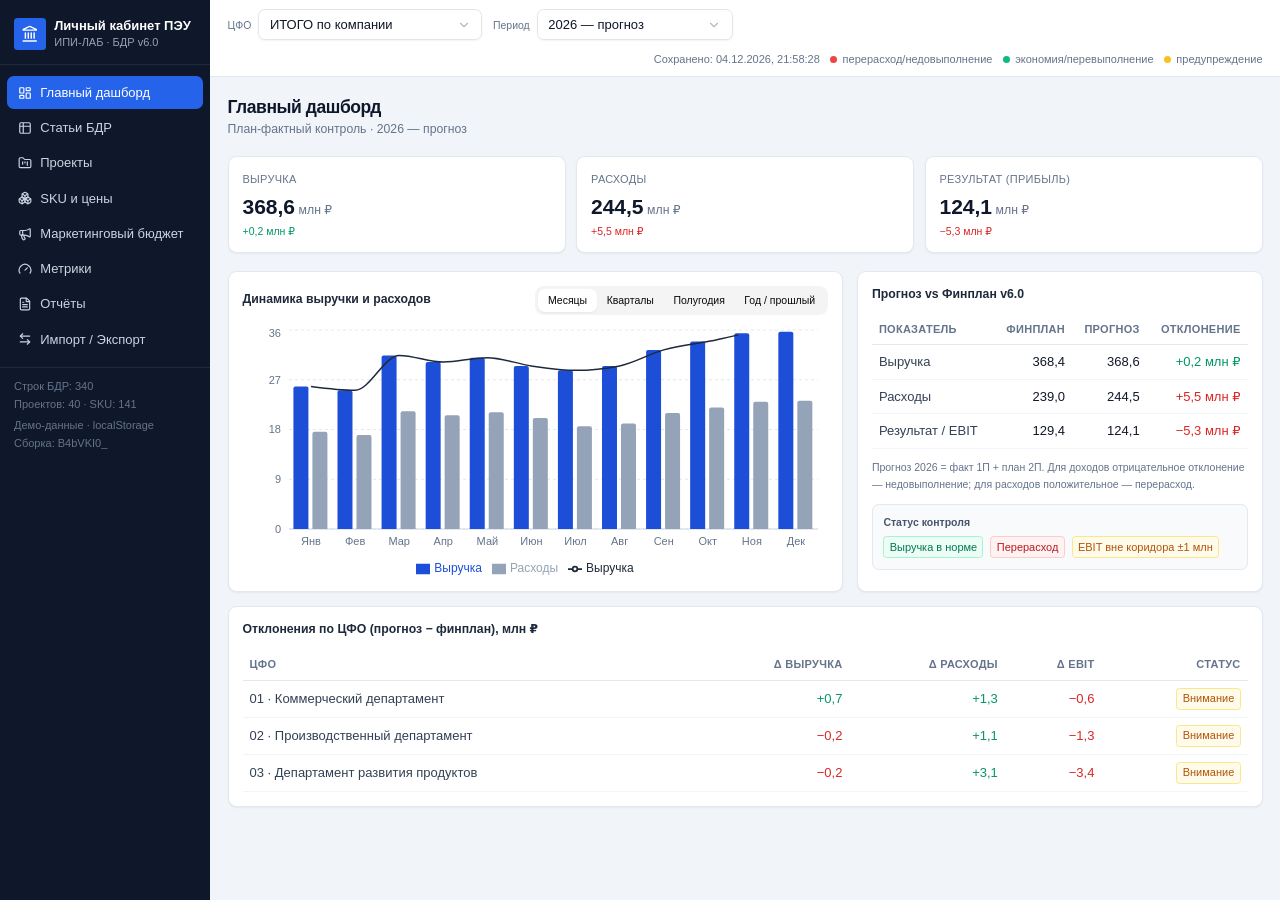
<file: index.html>
<!doctype html>
<html lang="en">
  <head>
    <meta charset="UTF-8" />
    <meta name="viewport" content="width=device-width, initial-scale=1.0" />
    <title>Личный кабинет ПЭУ</title>
    <script type="module" crossorigin src="./assets/index-B4bVKI0_.js"></script>
    <link rel="stylesheet" crossorigin href="./assets/index-BqsnB4qE.css">
  </head>
  <body>
    <div id="root"></div>
  </body>
</html>
</file>
<file: assets/index-BqsnB4qE.css>
*,:before,:after{--tw-border-spacing-x: 0;--tw-border-spacing-y: 0;--tw-translate-x: 0;--tw-translate-y: 0;--tw-rotate: 0;--tw-skew-x: 0;--tw-skew-y: 0;--tw-scale-x: 1;--tw-scale-y: 1;--tw-pan-x: ;--tw-pan-y: ;--tw-pinch-zoom: ;--tw-scroll-snap-strictness: proximity;--tw-gradient-from-position: ;--tw-gradient-via-position: ;--tw-gradient-to-position: ;--tw-ordinal: ;--tw-slashed-zero: ;--tw-numeric-figure: ;--tw-numeric-spacing: ;--tw-numeric-fraction: ;--tw-ring-inset: ;--tw-ring-offset-width: 0px;--tw-ring-offset-color: #fff;--tw-ring-color: rgb(59 130 246 / .5);--tw-ring-offset-shadow: 0 0 #0000;--tw-ring-shadow: 0 0 #0000;--tw-shadow: 0 0 #0000;--tw-shadow-colored: 0 0 #0000;--tw-blur: ;--tw-brightness: ;--tw-contrast: ;--tw-grayscale: ;--tw-hue-rotate: ;--tw-invert: ;--tw-saturate: ;--tw-sepia: ;--tw-drop-shadow: ;--tw-backdrop-blur: ;--tw-backdrop-brightness: ;--tw-backdrop-contrast: ;--tw-backdrop-grayscale: ;--tw-backdrop-hue-rotate: ;--tw-backdrop-invert: ;--tw-backdrop-opacity: ;--tw-backdrop-saturate: ;--tw-backdrop-sepia: ;--tw-contain-size: ;--tw-contain-layout: ;--tw-contain-paint: ;--tw-contain-style: }::backdrop{--tw-border-spacing-x: 0;--tw-border-spacing-y: 0;--tw-translate-x: 0;--tw-translate-y: 0;--tw-rotate: 0;--tw-skew-x: 0;--tw-skew-y: 0;--tw-scale-x: 1;--tw-scale-y: 1;--tw-pan-x: ;--tw-pan-y: ;--tw-pinch-zoom: ;--tw-scroll-snap-strictness: proximity;--tw-gradient-from-position: ;--tw-gradient-via-position: ;--tw-gradient-to-position: ;--tw-ordinal: ;--tw-slashed-zero: ;--tw-numeric-figure: ;--tw-numeric-spacing: ;--tw-numeric-fraction: ;--tw-ring-inset: ;--tw-ring-offset-width: 0px;--tw-ring-offset-color: #fff;--tw-ring-color: rgb(59 130 246 / .5);--tw-ring-offset-shadow: 0 0 #0000;--tw-ring-shadow: 0 0 #0000;--tw-shadow: 0 0 #0000;--tw-shadow-colored: 0 0 #0000;--tw-blur: ;--tw-brightness: ;--tw-contrast: ;--tw-grayscale: ;--tw-hue-rotate: ;--tw-invert: ;--tw-saturate: ;--tw-sepia: ;--tw-drop-shadow: ;--tw-backdrop-blur: ;--tw-backdrop-brightness: ;--tw-backdrop-contrast: ;--tw-backdrop-grayscale: ;--tw-backdrop-hue-rotate: ;--tw-backdrop-invert: ;--tw-backdrop-opacity: ;--tw-backdrop-saturate: ;--tw-backdrop-sepia: ;--tw-contain-size: ;--tw-contain-layout: ;--tw-contain-paint: ;--tw-contain-style: }*,:before,:after{box-sizing:border-box;border-width:0;border-style:solid;border-color:#e5e7eb}:before,:after{--tw-content: ""}html,:host{line-height:1.5;-webkit-text-size-adjust:100%;-moz-tab-size:4;-o-tab-size:4;tab-size:4;font-family:ui-sans-serif,system-ui,sans-serif,"Apple Color Emoji","Segoe UI Emoji",Segoe UI Symbol,"Noto Color Emoji";font-feature-settings:normal;font-variation-settings:normal;-webkit-tap-highlight-color:transparent}body{margin:0;line-height:inherit}hr{height:0;color:inherit;border-top-width:1px}abbr:where([title]){-webkit-text-decoration:underline dotted;text-decoration:underline dotted}h1,h2,h3,h4,h5,h6{font-size:inherit;font-weight:inherit}a{color:inherit;text-decoration:inherit}b,strong{font-weight:bolder}code,kbd,samp,pre{font-family:ui-monospace,SFMono-Regular,Menlo,Monaco,Consolas,Liberation Mono,Courier New,monospace;font-feature-settings:normal;font-variation-settings:normal;font-size:1em}small{font-size:80%}sub,sup{font-size:75%;line-height:0;position:relative;vertical-align:baseline}sub{bottom:-.25em}sup{top:-.5em}table{text-indent:0;border-color:inherit;border-collapse:collapse}button,input,optgroup,select,textarea{font-family:inherit;font-feature-settings:inherit;font-variation-settings:inherit;font-size:100%;font-weight:inherit;line-height:inherit;letter-spacing:inherit;color:inherit;margin:0;padding:0}button,select{text-transform:none}button,input:where([type=button]),input:where([type=reset]),input:where([type=submit]){-webkit-appearance:button;background-color:transparent;background-image:none}:-moz-focusring{outline:auto}:-moz-ui-invalid{box-shadow:none}progress{vertical-align:baseline}::-webkit-inner-spin-button,::-webkit-outer-spin-button{height:auto}[type=search]{-webkit-appearance:textfield;outline-offset:-2px}::-webkit-search-decoration{-webkit-appearance:none}::-webkit-file-upload-button{-webkit-appearance:button;font:inherit}summary{display:list-item}blockquote,dl,dd,h1,h2,h3,h4,h5,h6,hr,figure,p,pre{margin:0}fieldset{margin:0;padding:0}legend{padding:0}ol,ul,menu{list-style:none;margin:0;padding:0}dialog{padding:0}textarea{resize:vertical}input::-moz-placeholder,textarea::-moz-placeholder{opacity:1;color:#9ca3af}input::placeholder,textarea::placeholder{opacity:1;color:#9ca3af}button,[role=button]{cursor:pointer}:disabled{cursor:default}img,svg,video,canvas,audio,iframe,embed,object{display:block;vertical-align:middle}img,video{max-width:100%;height:auto}[hidden]:where(:not([hidden=until-found])){display:none}:root{--background: 0 0% 100%;--foreground: 240 10% 3.9%;--card: 0 0% 100%;--card-foreground: 240 10% 3.9%;--popover: 0 0% 100%;--popover-foreground: 240 10% 3.9%;--primary: 240 5.9% 10%;--primary-foreground: 0 0% 98%;--secondary: 240 4.8% 95.9%;--secondary-foreground: 240 5.9% 10%;--muted: 240 4.8% 95.9%;--muted-foreground: 240 3.8% 46.1%;--accent: 240 4.8% 95.9%;--accent-foreground: 240 5.9% 10%;--destructive: 0 84.2% 60.2%;--destructive-foreground: 0 0% 98%;--border: 240 5.9% 90%;--input: 240 5.9% 90%;--ring: 240 5.9% 10%;--radius: .625rem;--sidebar-background: 0 0% 98%;--sidebar-foreground: 240 5.3% 26.1%;--sidebar-primary: 240 5.9% 10%;--sidebar-primary-foreground: 0 0% 98%;--sidebar-accent: 240 4.8% 95.9%;--sidebar-accent-foreground: 240 5.9% 10%;--sidebar-border: 220 13% 91%;--sidebar-ring: 217.2 91.2% 59.8%}.dark{--background: 240 10% 3.9%;--foreground: 0 0% 98%;--card: 240 10% 3.9%;--card-foreground: 0 0% 98%;--popover: 240 10% 3.9%;--popover-foreground: 0 0% 98%;--primary: 0 0% 98%;--primary-foreground: 240 5.9% 10%;--secondary: 240 3.7% 15.9%;--secondary-foreground: 0 0% 98%;--muted: 240 3.7% 15.9%;--muted-foreground: 240 5% 64.9%;--accent: 240 3.7% 15.9%;--accent-foreground: 0 0% 98%;--destructive: 0 62.8% 30.6%;--destructive-foreground: 0 0% 98%;--border: 240 3.7% 15.9%;--input: 240 3.7% 15.9%;--ring: 240 4.9% 83.9%;--sidebar-background: 240 5.9% 10%;--sidebar-foreground: 240 4.8% 95.9%;--sidebar-primary: 224.3 76.3% 48%;--sidebar-primary-foreground: 0 0% 100%;--sidebar-accent: 240 3.7% 15.9%;--sidebar-accent-foreground: 240 4.8% 95.9%;--sidebar-border: 240 3.7% 15.9%;--sidebar-ring: 217.2 91.2% 59.8%}*{border-color:hsl(var(--border))}body{background-color:hsl(var(--background));color:hsl(var(--foreground))}.sr-only{position:absolute;width:1px;height:1px;padding:0;margin:-1px;overflow:hidden;clip:rect(0,0,0,0);white-space:nowrap;border-width:0}.pointer-events-none{pointer-events:none}.visible{visibility:visible}.invisible{visibility:hidden}.fixed{position:fixed}.absolute{position:absolute}.relative{position:relative}.sticky{position:sticky}.inset-0{inset:0}.inset-x-0{left:0;right:0}.inset-y-0{top:0;bottom:0}.-bottom-12{bottom:-3rem}.-left-12{left:-3rem}.-right-12{right:-3rem}.-top-12{top:-3rem}.bottom-0{bottom:0}.left-0{left:0}.left-1\/2{left:50%}.left-2{left:.5rem}.left-\[50\%\]{left:50%}.right-0{right:0}.right-1{right:.25rem}.right-2{right:.5rem}.right-3{right:.75rem}.right-4{right:1rem}.top-0{top:0}.top-1\.5{top:.375rem}.top-1\/2{top:50%}.top-3\.5{top:.875rem}.top-4{top:1rem}.top-\[1px\]{top:1px}.top-\[50\%\]{top:50%}.top-\[60\%\]{top:60%}.top-full{top:100%}.isolate{isolation:isolate}.z-10{z-index:10}.z-20{z-index:20}.z-50{z-index:50}.z-\[1\]{z-index:1}.order-first{order:-9999}.order-last{order:9999}.col-start-2{grid-column-start:2}.row-span-2{grid-row:span 2 / span 2}.row-start-1{grid-row-start:1}.\!m-0{margin:0!important}.-mx-1{margin-left:-.25rem;margin-right:-.25rem}.-my-2{margin-top:-.5rem;margin-bottom:-.5rem}.mx-2{margin-left:.5rem;margin-right:.5rem}.mx-3\.5{margin-left:.875rem;margin-right:.875rem}.mx-auto{margin-left:auto;margin-right:auto}.my-0{margin-top:0;margin-bottom:0}.my-0\.5{margin-top:.125rem;margin-bottom:.125rem}.my-1{margin-top:.25rem;margin-bottom:.25rem}.-ml-4{margin-left:-1rem}.-mt-4{margin-top:-1rem}.mb-2{margin-bottom:.5rem}.mb-3{margin-bottom:.75rem}.mb-4{margin-bottom:1rem}.mb-5{margin-bottom:1.25rem}.ml-1{margin-left:.25rem}.ml-1\.5{margin-left:.375rem}.ml-2{margin-left:.5rem}.ml-4{margin-left:1rem}.ml-auto{margin-left:auto}.mr-1{margin-right:.25rem}.mr-1\.5{margin-right:.375rem}.mr-2{margin-right:.5rem}.mt-0\.5{margin-top:.125rem}.mt-1{margin-top:.25rem}.mt-1\.5{margin-top:.375rem}.mt-2{margin-top:.5rem}.mt-3{margin-top:.75rem}.mt-4{margin-top:1rem}.mt-5{margin-top:1.25rem}.mt-auto{margin-top:auto}.line-clamp-1{overflow:hidden;display:-webkit-box;-webkit-box-orient:vertical;-webkit-line-clamp:1}.line-clamp-2{overflow:hidden;display:-webkit-box;-webkit-box-orient:vertical;-webkit-line-clamp:2}.block{display:block}.inline-block{display:inline-block}.inline{display:inline}.flex{display:flex}.inline-flex{display:inline-flex}.table{display:table}.table-caption{display:table-caption}.table-cell{display:table-cell}.table-row{display:table-row}.grid{display:grid}.hidden{display:none}.aspect-square{aspect-ratio:1 / 1}.aspect-video{aspect-ratio:16 / 9}.size-10{width:2.5rem;height:2.5rem}.size-2{width:.5rem;height:.5rem}.size-2\.5{width:.625rem;height:.625rem}.size-3{width:.75rem;height:.75rem}.size-3\.5{width:.875rem;height:.875rem}.size-4{width:1rem;height:1rem}.size-6{width:1.5rem;height:1.5rem}.size-7{width:1.75rem;height:1.75rem}.size-8{width:2rem;height:2rem}.size-9{width:2.25rem;height:2.25rem}.size-auto{width:auto;height:auto}.size-full{width:100%;height:100%}.h-1\.5{height:.375rem}.h-10{height:2.5rem}.h-12{height:3rem}.h-2{height:.5rem}.h-2\.5{height:.625rem}.h-3{height:.75rem}.h-3\.5{height:.875rem}.h-4{height:1rem}.h-5{height:1.25rem}.h-6{height:1.5rem}.h-7{height:1.75rem}.h-72{height:18rem}.h-8{height:2rem}.h-80{height:20rem}.h-9{height:2.25rem}.h-\[1\.15rem\]{height:1.15rem}.h-\[calc\(100\%-1px\)\]{height:calc(100% - 1px)}.h-\[var\(--radix-navigation-menu-viewport-height\)\]{height:var(--radix-navigation-menu-viewport-height)}.h-\[var\(--radix-select-trigger-height\)\]{height:var(--radix-select-trigger-height)}.h-auto{height:auto}.h-full{height:100%}.h-px{height:1px}.h-svh{height:100svh}.max-h-72{max-height:18rem}.max-h-\[300px\]{max-height:300px}.max-h-\[480px\]{max-height:480px}.min-h-0{min-height:0px}.min-h-16{min-height:4rem}.min-h-4{min-height:1rem}.min-h-screen{min-height:100vh}.min-h-svh{min-height:100svh}.w-0{width:0px}.w-1{width:.25rem}.w-11{width:2.75rem}.w-14{width:3.5rem}.w-2{width:.5rem}.w-2\.5{width:.625rem}.w-24{width:6rem}.w-3{width:.75rem}.w-3\.5{width:.875rem}.w-3\/4{width:75%}.w-32{width:8rem}.w-36{width:9rem}.w-4{width:1rem}.w-40{width:10rem}.w-44{width:11rem}.w-5{width:1.25rem}.w-52{width:13rem}.w-56{width:14rem}.w-6{width:1.5rem}.w-60{width:15rem}.w-64{width:16rem}.w-7{width:1.75rem}.w-72{width:18rem}.w-8{width:2rem}.w-80{width:20rem}.w-9{width:2.25rem}.w-\[100px\]{width:100px}.w-auto{width:auto}.w-fit{width:-moz-fit-content;width:fit-content}.w-full{width:100%}.w-max{width:-moz-max-content;width:max-content}.w-px{width:1px}.min-w-0{min-width:0px}.min-w-10{min-width:2.5rem}.min-w-5{min-width:1.25rem}.min-w-8{min-width:2rem}.min-w-9{min-width:2.25rem}.min-w-\[1020px\]{min-width:1020px}.min-w-\[1080px\]{min-width:1080px}.min-w-\[1180px\]{min-width:1180px}.min-w-\[1280px\]{min-width:1280px}.min-w-\[12rem\]{min-width:12rem}.min-w-\[560px\]{min-width:560px}.min-w-\[68px\]{min-width:68px}.min-w-\[720px\]{min-width:720px}.min-w-\[72px\]{min-width:72px}.min-w-\[76px\]{min-width:76px}.min-w-\[860px\]{min-width:860px}.min-w-\[88px\]{min-width:88px}.min-w-\[8rem\]{min-width:8rem}.min-w-\[900px\]{min-width:900px}.min-w-\[980px\]{min-width:980px}.min-w-\[var\(--radix-select-trigger-width\)\]{min-width:var(--radix-select-trigger-width)}.max-w-2xl{max-width:42rem}.max-w-\[280px\]{max-width:280px}.max-w-\[calc\(100\%-2rem\)\]{max-width:calc(100% - 2rem)}.max-w-full{max-width:100%}.max-w-max{max-width:-moz-max-content;max-width:max-content}.max-w-sm{max-width:24rem}.max-w-xl{max-width:36rem}.flex-1{flex:1 1 0%}.shrink-0{flex-shrink:0}.grow{flex-grow:1}.grow-0{flex-grow:0}.basis-full{flex-basis:100%}.caption-bottom{caption-side:bottom}.border-collapse{border-collapse:collapse}.-translate-x-1\/2{--tw-translate-x: -50%;transform:translate(var(--tw-translate-x),var(--tw-translate-y)) rotate(var(--tw-rotate)) skew(var(--tw-skew-x)) skewY(var(--tw-skew-y)) scaleX(var(--tw-scale-x)) scaleY(var(--tw-scale-y))}.-translate-x-px{--tw-translate-x: -1px;transform:translate(var(--tw-translate-x),var(--tw-translate-y)) rotate(var(--tw-rotate)) skew(var(--tw-skew-x)) skewY(var(--tw-skew-y)) scaleX(var(--tw-scale-x)) scaleY(var(--tw-scale-y))}.-translate-y-1\/2{--tw-translate-y: -50%;transform:translate(var(--tw-translate-x),var(--tw-translate-y)) rotate(var(--tw-rotate)) skew(var(--tw-skew-x)) skewY(var(--tw-skew-y)) scaleX(var(--tw-scale-x)) scaleY(var(--tw-scale-y))}.translate-x-\[-50\%\]{--tw-translate-x: -50%;transform:translate(var(--tw-translate-x),var(--tw-translate-y)) rotate(var(--tw-rotate)) skew(var(--tw-skew-x)) skewY(var(--tw-skew-y)) scaleX(var(--tw-scale-x)) scaleY(var(--tw-scale-y))}.translate-x-px{--tw-translate-x: 1px;transform:translate(var(--tw-translate-x),var(--tw-translate-y)) rotate(var(--tw-rotate)) skew(var(--tw-skew-x)) skewY(var(--tw-skew-y)) scaleX(var(--tw-scale-x)) scaleY(var(--tw-scale-y))}.translate-y-0\.5{--tw-translate-y: .125rem;transform:translate(var(--tw-translate-x),var(--tw-translate-y)) rotate(var(--tw-rotate)) skew(var(--tw-skew-x)) skewY(var(--tw-skew-y)) scaleX(var(--tw-scale-x)) scaleY(var(--tw-scale-y))}.translate-y-\[-50\%\]{--tw-translate-y: -50%;transform:translate(var(--tw-translate-x),var(--tw-translate-y)) rotate(var(--tw-rotate)) skew(var(--tw-skew-x)) skewY(var(--tw-skew-y)) scaleX(var(--tw-scale-x)) scaleY(var(--tw-scale-y))}.translate-y-\[calc\(-50\%_-_2px\)\]{--tw-translate-y: calc(-50% - 2px) ;transform:translate(var(--tw-translate-x),var(--tw-translate-y)) rotate(var(--tw-rotate)) skew(var(--tw-skew-x)) skewY(var(--tw-skew-y)) scaleX(var(--tw-scale-x)) scaleY(var(--tw-scale-y))}.rotate-45{--tw-rotate: 45deg;transform:translate(var(--tw-translate-x),var(--tw-translate-y)) rotate(var(--tw-rotate)) skew(var(--tw-skew-x)) skewY(var(--tw-skew-y)) scaleX(var(--tw-scale-x)) scaleY(var(--tw-scale-y))}.rotate-90{--tw-rotate: 90deg;transform:translate(var(--tw-translate-x),var(--tw-translate-y)) rotate(var(--tw-rotate)) skew(var(--tw-skew-x)) skewY(var(--tw-skew-y)) scaleX(var(--tw-scale-x)) scaleY(var(--tw-scale-y))}.transform{transform:translate(var(--tw-translate-x),var(--tw-translate-y)) rotate(var(--tw-rotate)) skew(var(--tw-skew-x)) skewY(var(--tw-skew-y)) scaleX(var(--tw-scale-x)) scaleY(var(--tw-scale-y))}@keyframes caret-blink{0%,70%,to{opacity:1}20%,50%{opacity:0}}.animate-caret-blink{animation:caret-blink 1.25s ease-out infinite}@keyframes pulse{50%{opacity:.5}}.animate-pulse{animation:pulse 2s cubic-bezier(.4,0,.6,1) infinite}@keyframes spin{to{transform:rotate(360deg)}}.animate-spin{animation:spin 1s linear infinite}.cursor-default{cursor:default}.cursor-pointer{cursor:pointer}.cursor-text{cursor:text}.touch-none{touch-action:none}.select-none{-webkit-user-select:none;-moz-user-select:none;user-select:none}.resize-none{resize:none}.scroll-my-1{scroll-margin-top:.25rem;scroll-margin-bottom:.25rem}.scroll-py-1{scroll-padding-top:.25rem;scroll-padding-bottom:.25rem}.list-disc{list-style-type:disc}.list-none{list-style-type:none}.auto-rows-min{grid-auto-rows:min-content}.grid-cols-1{grid-template-columns:repeat(1,minmax(0,1fr))}.grid-cols-2{grid-template-columns:repeat(2,minmax(0,1fr))}.grid-cols-\[0_1fr\]{grid-template-columns:0 1fr}.grid-rows-\[auto_auto\]{grid-template-rows:auto auto}.flex-row{flex-direction:row}.flex-col{flex-direction:column}.flex-col-reverse{flex-direction:column-reverse}.flex-wrap{flex-wrap:wrap}.place-content-center{place-content:center}.items-start{align-items:flex-start}.items-end{align-items:flex-end}.items-center{align-items:center}.items-stretch{align-items:stretch}.justify-start{justify-content:flex-start}.justify-center{justify-content:center}.justify-between{justify-content:space-between}.justify-items-start{justify-items:start}.gap-0\.5{gap:.125rem}.gap-1{gap:.25rem}.gap-1\.5{gap:.375rem}.gap-2{gap:.5rem}.gap-2\.5{gap:.625rem}.gap-3{gap:.75rem}.gap-4{gap:1rem}.gap-6{gap:1.5rem}.gap-7{gap:1.75rem}.gap-\[--spacing\(var\(--gap\)\)\]{gap:var(--spacing(var(--gap)))}.gap-y-0\.5{row-gap:.125rem}.space-y-1\.5>:not([hidden])~:not([hidden]){--tw-space-y-reverse: 0;margin-top:calc(.375rem * calc(1 - var(--tw-space-y-reverse)));margin-bottom:calc(.375rem * var(--tw-space-y-reverse))}.space-y-2>:not([hidden])~:not([hidden]){--tw-space-y-reverse: 0;margin-top:calc(.5rem * calc(1 - var(--tw-space-y-reverse)));margin-bottom:calc(.5rem * var(--tw-space-y-reverse))}.space-y-3>:not([hidden])~:not([hidden]){--tw-space-y-reverse: 0;margin-top:calc(.75rem * calc(1 - var(--tw-space-y-reverse)));margin-bottom:calc(.75rem * var(--tw-space-y-reverse))}.space-y-4>:not([hidden])~:not([hidden]){--tw-space-y-reverse: 0;margin-top:calc(1rem * calc(1 - var(--tw-space-y-reverse)));margin-bottom:calc(1rem * var(--tw-space-y-reverse))}.self-start{align-self:flex-start}.self-stretch{align-self:stretch}.justify-self-end{justify-self:end}.overflow-auto{overflow:auto}.overflow-hidden{overflow:hidden}.overflow-x-auto{overflow-x:auto}.overflow-y-auto{overflow-y:auto}.overflow-x-hidden{overflow-x:hidden}.truncate{overflow:hidden;text-overflow:ellipsis;white-space:nowrap}.whitespace-nowrap{white-space:nowrap}.text-balance{text-wrap:balance}.break-words{overflow-wrap:break-word}.break-all{word-break:break-all}.rounded{border-radius:.25rem}.rounded-\[2px\]{border-radius:2px}.rounded-\[4px\]{border-radius:4px}.rounded-\[calc\(var\(--radius\)-5px\)\]{border-radius:calc(var(--radius) - 5px)}.rounded-\[inherit\]{border-radius:inherit}.rounded-full{border-radius:9999px}.rounded-lg{border-radius:var(--radius)}.rounded-md{border-radius:calc(var(--radius) - 2px)}.rounded-none{border-radius:0}.rounded-sm{border-radius:calc(var(--radius) - 4px)}.rounded-xl{border-radius:calc(var(--radius) + 4px)}.rounded-xs{border-radius:calc(var(--radius) - 6px)}.rounded-l-md{border-top-left-radius:calc(var(--radius) - 2px);border-bottom-left-radius:calc(var(--radius) - 2px)}.rounded-r-md{border-top-right-radius:calc(var(--radius) - 2px);border-bottom-right-radius:calc(var(--radius) - 2px)}.rounded-tl-sm{border-top-left-radius:calc(var(--radius) - 4px)}.border{border-width:1px}.border-0{border-width:0px}.border-2{border-width:2px}.border-\[1\.5px\]{border-width:1.5px}.border-y{border-top-width:1px;border-bottom-width:1px}.border-b{border-bottom-width:1px}.border-l{border-left-width:1px}.border-r{border-right-width:1px}.border-t{border-top-width:1px}.border-dashed{border-style:dashed}.border-amber-200{--tw-border-opacity: 1;border-color:rgb(253 230 138 / var(--tw-border-opacity, 1))}.border-blue-200{--tw-border-opacity: 1;border-color:rgb(191 219 254 / var(--tw-border-opacity, 1))}.border-blue-300{--tw-border-opacity: 1;border-color:rgb(147 197 253 / var(--tw-border-opacity, 1))}.border-blue-500{--tw-border-opacity: 1;border-color:rgb(59 130 246 / var(--tw-border-opacity, 1))}.border-border{border-color:hsl(var(--border))}.border-border\/50{border-color:hsl(var(--border) / .5)}.border-emerald-200{--tw-border-opacity: 1;border-color:rgb(167 243 208 / var(--tw-border-opacity, 1))}.border-input{border-color:hsl(var(--input))}.border-primary{border-color:hsl(var(--primary))}.border-red-200{--tw-border-opacity: 1;border-color:rgb(254 202 202 / var(--tw-border-opacity, 1))}.border-sidebar-border{border-color:hsl(var(--sidebar-border))}.border-slate-100{--tw-border-opacity: 1;border-color:rgb(241 245 249 / var(--tw-border-opacity, 1))}.border-slate-200{--tw-border-opacity: 1;border-color:rgb(226 232 240 / var(--tw-border-opacity, 1))}.border-slate-300{--tw-border-opacity: 1;border-color:rgb(203 213 225 / var(--tw-border-opacity, 1))}.border-slate-800{--tw-border-opacity: 1;border-color:rgb(30 41 59 / var(--tw-border-opacity, 1))}.border-transparent{border-color:transparent}.border-l-transparent{border-left-color:transparent}.border-t-transparent{border-top-color:transparent}.bg-accent{background-color:hsl(var(--accent))}.bg-amber-400{--tw-bg-opacity: 1;background-color:rgb(251 191 36 / var(--tw-bg-opacity, 1))}.bg-amber-50{--tw-bg-opacity: 1;background-color:rgb(255 251 235 / var(--tw-bg-opacity, 1))}.bg-background{background-color:hsl(var(--background))}.bg-black\/50{background-color:#00000080}.bg-blue-400{--tw-bg-opacity: 1;background-color:rgb(96 165 250 / var(--tw-bg-opacity, 1))}.bg-blue-50\/50{background-color:#eff6ff80}.bg-blue-50\/60{background-color:#eff6ff99}.bg-blue-50\/70{background-color:#eff6ffb3}.bg-blue-600{--tw-bg-opacity: 1;background-color:rgb(37 99 235 / var(--tw-bg-opacity, 1))}.bg-blue-600\/90{background-color:#2563ebe6}.bg-border{background-color:hsl(var(--border))}.bg-card{background-color:hsl(var(--card))}.bg-destructive{--tw-bg-opacity: 1;background-color:hsl(var(--destructive) / var(--tw-bg-opacity, 1))}.bg-emerald-50{--tw-bg-opacity: 1;background-color:rgb(236 253 245 / var(--tw-bg-opacity, 1))}.bg-emerald-500{--tw-bg-opacity: 1;background-color:rgb(16 185 129 / var(--tw-bg-opacity, 1))}.bg-foreground{background-color:hsl(var(--foreground))}.bg-input{background-color:hsl(var(--input))}.bg-muted{background-color:hsl(var(--muted))}.bg-muted\/50{background-color:hsl(var(--muted) / .5)}.bg-popover{background-color:hsl(var(--popover))}.bg-primary{background-color:hsl(var(--primary))}.bg-primary\/20{background-color:hsl(var(--primary) / .2)}.bg-red-50{--tw-bg-opacity: 1;background-color:rgb(254 242 242 / var(--tw-bg-opacity, 1))}.bg-red-500{--tw-bg-opacity: 1;background-color:rgb(239 68 68 / var(--tw-bg-opacity, 1))}.bg-secondary{background-color:hsl(var(--secondary))}.bg-sidebar{background-color:hsl(var(--sidebar-background))}.bg-sidebar-border{background-color:hsl(var(--sidebar-border))}.bg-slate-100{--tw-bg-opacity: 1;background-color:rgb(241 245 249 / var(--tw-bg-opacity, 1))}.bg-slate-50{--tw-bg-opacity: 1;background-color:rgb(248 250 252 / var(--tw-bg-opacity, 1))}.bg-slate-50\/60{background-color:#f8fafc99}.bg-slate-50\/80{background-color:#f8fafccc}.bg-slate-900{--tw-bg-opacity: 1;background-color:rgb(15 23 42 / var(--tw-bg-opacity, 1))}.bg-transparent{background-color:transparent}.bg-white{--tw-bg-opacity: 1;background-color:rgb(255 255 255 / var(--tw-bg-opacity, 1))}.bg-white\/95{background-color:#fffffff2}.fill-current{fill:currentColor}.fill-foreground{fill:hsl(var(--foreground))}.fill-primary{fill:hsl(var(--primary))}.p-0{padding:0}.p-1{padding:.25rem}.p-2{padding:.5rem}.p-2\.5{padding:.625rem}.p-3{padding:.75rem}.p-4{padding:1rem}.p-5{padding:1.25rem}.p-6{padding:1.5rem}.p-8{padding:2rem}.p-\[3px\]{padding:3px}.p-px{padding:1px}.px-1{padding-left:.25rem;padding-right:.25rem}.px-1\.5{padding-left:.375rem;padding-right:.375rem}.px-2{padding-left:.5rem;padding-right:.5rem}.px-2\.5{padding-left:.625rem;padding-right:.625rem}.px-3{padding-left:.75rem;padding-right:.75rem}.px-4{padding-left:1rem;padding-right:1rem}.px-5{padding-left:1.25rem;padding-right:1.25rem}.px-6{padding-left:1.5rem;padding-right:1.5rem}.py-0\.5{padding-top:.125rem;padding-bottom:.125rem}.py-1{padding-top:.25rem;padding-bottom:.25rem}.py-1\.5{padding-top:.375rem;padding-bottom:.375rem}.py-2{padding-top:.5rem;padding-bottom:.5rem}.py-2\.5{padding-top:.625rem;padding-bottom:.625rem}.py-3{padding-top:.75rem;padding-bottom:.75rem}.py-4{padding-top:1rem;padding-bottom:1rem}.py-6{padding-top:1.5rem;padding-bottom:1.5rem}.pb-3{padding-bottom:.75rem}.pb-4{padding-bottom:1rem}.pl-2{padding-left:.5rem}.pl-3{padding-left:.75rem}.pl-4{padding-left:1rem}.pl-8{padding-left:2rem}.pr-1{padding-right:.25rem}.pr-2{padding-right:.5rem}.pr-2\.5{padding-right:.625rem}.pr-3{padding-right:.75rem}.pr-8{padding-right:2rem}.pt-0{padding-top:0}.pt-0\.5{padding-top:.125rem}.pt-3{padding-top:.75rem}.pt-4{padding-top:1rem}.pt-5{padding-top:1.25rem}.text-left{text-align:left}.text-center{text-align:center}.text-right{text-align:right}.align-top{vertical-align:top}.align-middle{vertical-align:middle}.font-mono{font-family:ui-monospace,SFMono-Regular,Menlo,Monaco,Consolas,Liberation Mono,Courier New,monospace}.font-sans{font-family:ui-sans-serif,system-ui,sans-serif,"Apple Color Emoji","Segoe UI Emoji",Segoe UI Symbol,"Noto Color Emoji"}.text-2xl{font-size:1.5rem;line-height:2rem}.text-\[0\.8rem\]{font-size:.8rem}.text-\[10px\]{font-size:10px}.text-\[11px\]{font-size:11px}.text-\[12px\]{font-size:12px}.text-\[13px\]{font-size:13px}.text-base{font-size:1rem;line-height:1.5rem}.text-lg{font-size:1.125rem;line-height:1.75rem}.text-sm{font-size:.875rem;line-height:1.25rem}.text-sm\/relaxed{font-size:.875rem;line-height:1.625}.text-xl{font-size:1.25rem;line-height:1.75rem}.text-xs{font-size:.75rem;line-height:1rem}.font-bold{font-weight:700}.font-medium{font-weight:500}.font-normal{font-weight:400}.font-semibold{font-weight:600}.uppercase{text-transform:uppercase}.tabular-nums{--tw-numeric-spacing: tabular-nums;font-variant-numeric:var(--tw-ordinal) var(--tw-slashed-zero) var(--tw-numeric-figure) var(--tw-numeric-spacing) var(--tw-numeric-fraction)}.leading-4{line-height:1rem}.leading-none{line-height:1}.leading-normal{line-height:1.5}.leading-relaxed{line-height:1.625}.leading-snug{line-height:1.375}.leading-tight{line-height:1.25}.tracking-tight{letter-spacing:-.025em}.tracking-wide{letter-spacing:.025em}.tracking-widest{letter-spacing:.1em}.text-accent-foreground{color:hsl(var(--accent-foreground))}.text-amber-600{--tw-text-opacity: 1;color:rgb(217 119 6 / var(--tw-text-opacity, 1))}.text-amber-700{--tw-text-opacity: 1;color:rgb(180 83 9 / var(--tw-text-opacity, 1))}.text-amber-800{--tw-text-opacity: 1;color:rgb(146 64 14 / var(--tw-text-opacity, 1))}.text-background{color:hsl(var(--background))}.text-blue-600{--tw-text-opacity: 1;color:rgb(37 99 235 / var(--tw-text-opacity, 1))}.text-card-foreground{color:hsl(var(--card-foreground))}.text-current{color:currentColor}.text-destructive{--tw-text-opacity: 1;color:hsl(var(--destructive) / var(--tw-text-opacity, 1))}.text-emerald-600{--tw-text-opacity: 1;color:rgb(5 150 105 / var(--tw-text-opacity, 1))}.text-emerald-700{--tw-text-opacity: 1;color:rgb(4 120 87 / var(--tw-text-opacity, 1))}.text-foreground{color:hsl(var(--foreground))}.text-muted-foreground{color:hsl(var(--muted-foreground))}.text-popover-foreground{color:hsl(var(--popover-foreground))}.text-primary{color:hsl(var(--primary))}.text-primary-foreground{color:hsl(var(--primary-foreground))}.text-red-500{--tw-text-opacity: 1;color:rgb(239 68 68 / var(--tw-text-opacity, 1))}.text-red-600{--tw-text-opacity: 1;color:rgb(220 38 38 / var(--tw-text-opacity, 1))}.text-red-700{--tw-text-opacity: 1;color:rgb(185 28 28 / var(--tw-text-opacity, 1))}.text-secondary-foreground{color:hsl(var(--secondary-foreground))}.text-sidebar-foreground{color:hsl(var(--sidebar-foreground))}.text-sidebar-foreground\/70{color:hsl(var(--sidebar-foreground) / .7)}.text-slate-300{--tw-text-opacity: 1;color:rgb(203 213 225 / var(--tw-text-opacity, 1))}.text-slate-400{--tw-text-opacity: 1;color:rgb(148 163 184 / var(--tw-text-opacity, 1))}.text-slate-500{--tw-text-opacity: 1;color:rgb(100 116 139 / var(--tw-text-opacity, 1))}.text-slate-600{--tw-text-opacity: 1;color:rgb(71 85 105 / var(--tw-text-opacity, 1))}.text-slate-700{--tw-text-opacity: 1;color:rgb(51 65 85 / var(--tw-text-opacity, 1))}.text-slate-800{--tw-text-opacity: 1;color:rgb(30 41 59 / var(--tw-text-opacity, 1))}.text-slate-900{--tw-text-opacity: 1;color:rgb(15 23 42 / var(--tw-text-opacity, 1))}.text-white{--tw-text-opacity: 1;color:rgb(255 255 255 / var(--tw-text-opacity, 1))}.underline-offset-4{text-underline-offset:4px}.accent-blue-600{accent-color:#2563eb}.opacity-0{opacity:0}.opacity-50{opacity:.5}.opacity-70{opacity:.7}.shadow{--tw-shadow: 0 1px 3px 0 rgb(0 0 0 / .1), 0 1px 2px -1px rgb(0 0 0 / .1);--tw-shadow-colored: 0 1px 3px 0 var(--tw-shadow-color), 0 1px 2px -1px var(--tw-shadow-color);box-shadow:var(--tw-ring-offset-shadow, 0 0 #0000),var(--tw-ring-shadow, 0 0 #0000),var(--tw-shadow)}.shadow-\[0_0_0_1px_hsl\(var\(--sidebar-border\)\)\]{--tw-shadow: 0 0 0 1px hsl(var(--sidebar-border));--tw-shadow-colored: 0 0 0 1px var(--tw-shadow-color);box-shadow:var(--tw-ring-offset-shadow, 0 0 #0000),var(--tw-ring-shadow, 0 0 #0000),var(--tw-shadow)}.shadow-lg{--tw-shadow: 0 10px 15px -3px rgb(0 0 0 / .1), 0 4px 6px -4px rgb(0 0 0 / .1);--tw-shadow-colored: 0 10px 15px -3px var(--tw-shadow-color), 0 4px 6px -4px var(--tw-shadow-color);box-shadow:var(--tw-ring-offset-shadow, 0 0 #0000),var(--tw-ring-shadow, 0 0 #0000),var(--tw-shadow)}.shadow-md{--tw-shadow: 0 4px 6px -1px rgb(0 0 0 / .1), 0 2px 4px -2px rgb(0 0 0 / .1);--tw-shadow-colored: 0 4px 6px -1px var(--tw-shadow-color), 0 2px 4px -2px var(--tw-shadow-color);box-shadow:var(--tw-ring-offset-shadow, 0 0 #0000),var(--tw-ring-shadow, 0 0 #0000),var(--tw-shadow)}.shadow-none{--tw-shadow: 0 0 #0000;--tw-shadow-colored: 0 0 #0000;box-shadow:var(--tw-ring-offset-shadow, 0 0 #0000),var(--tw-ring-shadow, 0 0 #0000),var(--tw-shadow)}.shadow-sm{--tw-shadow: 0 1px 2px 0 rgb(0 0 0 / .05);--tw-shadow-colored: 0 1px 2px 0 var(--tw-shadow-color);box-shadow:var(--tw-ring-offset-shadow, 0 0 #0000),var(--tw-ring-shadow, 0 0 #0000),var(--tw-shadow)}.shadow-xl{--tw-shadow: 0 20px 25px -5px rgb(0 0 0 / .1), 0 8px 10px -6px rgb(0 0 0 / .1);--tw-shadow-colored: 0 20px 25px -5px var(--tw-shadow-color), 0 8px 10px -6px var(--tw-shadow-color);box-shadow:var(--tw-ring-offset-shadow, 0 0 #0000),var(--tw-ring-shadow, 0 0 #0000),var(--tw-shadow)}.shadow-xs{--tw-shadow: 0 1px 2px 0 rgb(0 0 0 / .05);--tw-shadow-colored: 0 1px 2px 0 var(--tw-shadow-color);box-shadow:var(--tw-ring-offset-shadow, 0 0 #0000),var(--tw-ring-shadow, 0 0 #0000),var(--tw-shadow)}.outline-none{outline:2px solid transparent;outline-offset:2px}.outline{outline-style:solid}.ring-0{--tw-ring-offset-shadow: var(--tw-ring-inset) 0 0 0 var(--tw-ring-offset-width) var(--tw-ring-offset-color);--tw-ring-shadow: var(--tw-ring-inset) 0 0 0 calc(0px + var(--tw-ring-offset-width)) var(--tw-ring-color);box-shadow:var(--tw-ring-offset-shadow),var(--tw-ring-shadow),var(--tw-shadow, 0 0 #0000)}.ring-ring\/50{--tw-ring-color: hsl(var(--ring) / .5)}.ring-sidebar-ring{--tw-ring-color: hsl(var(--sidebar-ring))}.ring-offset-background{--tw-ring-offset-color: hsl(var(--background))}.filter{filter:var(--tw-blur) var(--tw-brightness) var(--tw-contrast) var(--tw-grayscale) var(--tw-hue-rotate) var(--tw-invert) var(--tw-saturate) var(--tw-sepia) var(--tw-drop-shadow)}.backdrop-blur{--tw-backdrop-blur: blur(8px);-webkit-backdrop-filter:var(--tw-backdrop-blur) var(--tw-backdrop-brightness) var(--tw-backdrop-contrast) var(--tw-backdrop-grayscale) var(--tw-backdrop-hue-rotate) var(--tw-backdrop-invert) var(--tw-backdrop-opacity) var(--tw-backdrop-saturate) var(--tw-backdrop-sepia);backdrop-filter:var(--tw-backdrop-blur) var(--tw-backdrop-brightness) var(--tw-backdrop-contrast) var(--tw-backdrop-grayscale) var(--tw-backdrop-hue-rotate) var(--tw-backdrop-invert) var(--tw-backdrop-opacity) var(--tw-backdrop-saturate) var(--tw-backdrop-sepia)}.transition{transition-property:color,background-color,border-color,text-decoration-color,fill,stroke,opacity,box-shadow,transform,filter,backdrop-filter;transition-timing-function:cubic-bezier(.4,0,.2,1);transition-duration:.15s}.transition-\[color\,box-shadow\]{transition-property:color,box-shadow;transition-timing-function:cubic-bezier(.4,0,.2,1);transition-duration:.15s}.transition-\[left\,right\,width\]{transition-property:left,right,width;transition-timing-function:cubic-bezier(.4,0,.2,1);transition-duration:.15s}.transition-\[margin\,opacity\]{transition-property:margin,opacity;transition-timing-function:cubic-bezier(.4,0,.2,1);transition-duration:.15s}.transition-\[width\,height\,padding\]{transition-property:width,height,padding;transition-timing-function:cubic-bezier(.4,0,.2,1);transition-duration:.15s}.transition-\[width\]{transition-property:width;transition-timing-function:cubic-bezier(.4,0,.2,1);transition-duration:.15s}.transition-all{transition-property:all;transition-timing-function:cubic-bezier(.4,0,.2,1);transition-duration:.15s}.transition-colors{transition-property:color,background-color,border-color,text-decoration-color,fill,stroke;transition-timing-function:cubic-bezier(.4,0,.2,1);transition-duration:.15s}.transition-none{transition-property:none}.transition-opacity{transition-property:opacity;transition-timing-function:cubic-bezier(.4,0,.2,1);transition-duration:.15s}.transition-shadow{transition-property:box-shadow;transition-timing-function:cubic-bezier(.4,0,.2,1);transition-duration:.15s}.transition-transform{transition-property:transform;transition-timing-function:cubic-bezier(.4,0,.2,1);transition-duration:.15s}.duration-100{transition-duration:.1s}.duration-1000{transition-duration:1s}.duration-200{transition-duration:.2s}.duration-300{transition-duration:.3s}.ease-in-out{transition-timing-function:cubic-bezier(.4,0,.2,1)}.ease-linear{transition-timing-function:linear}@keyframes enter{0%{opacity:var(--tw-enter-opacity, 1);transform:translate3d(var(--tw-enter-translate-x, 0),var(--tw-enter-translate-y, 0),0) scale3d(var(--tw-enter-scale, 1),var(--tw-enter-scale, 1),var(--tw-enter-scale, 1)) rotate(var(--tw-enter-rotate, 0))}}@keyframes exit{to{opacity:var(--tw-exit-opacity, 1);transform:translate3d(var(--tw-exit-translate-x, 0),var(--tw-exit-translate-y, 0),0) scale3d(var(--tw-exit-scale, 1),var(--tw-exit-scale, 1),var(--tw-exit-scale, 1)) rotate(var(--tw-exit-rotate, 0))}}.animate-in{animation-name:enter;animation-duration:.15s;--tw-enter-opacity: initial;--tw-enter-scale: initial;--tw-enter-rotate: initial;--tw-enter-translate-x: initial;--tw-enter-translate-y: initial}.fade-in-0{--tw-enter-opacity: 0}.zoom-in-95{--tw-enter-scale: .95}.duration-100{animation-duration:.1s}.duration-1000{animation-duration:1s}.duration-200{animation-duration:.2s}.duration-300{animation-duration:.3s}.ease-in-out{animation-timing-function:cubic-bezier(.4,0,.2,1)}.ease-linear{animation-timing-function:linear}.\[--cell-size\:--spacing\(8\)\]{--cell-size: var(--spacing(8))}html{font-family:Segoe UI,Helvetica Neue,Arial,system-ui,sans-serif;font-size:14px}::-webkit-scrollbar{width:10px;height:10px}::-webkit-scrollbar-thumb{background:#cbd5e1;border-radius:5px;border:2px solid transparent;background-clip:content-box}::-webkit-scrollbar-track{background:transparent}@page landscape{size:A4 landscape;margin:12mm}@page portrait{size:A4 portrait;margin:12mm}html{page:landscape}html[data-orientation=portrait]{page:portrait}@media print{aside,header.sticky,.no-print{display:none!important}body{background:#fff}main{padding:0!important}.shadow-sm{box-shadow:none!important}.rounded-lg{border-radius:0!important}}.selection\:bg-primary *::-moz-selection{background-color:hsl(var(--primary))}.selection\:bg-primary *::selection{background-color:hsl(var(--primary))}.selection\:text-primary-foreground *::-moz-selection{color:hsl(var(--primary-foreground))}.selection\:text-primary-foreground *::selection{color:hsl(var(--primary-foreground))}.selection\:bg-primary::-moz-selection{background-color:hsl(var(--primary))}.selection\:bg-primary::selection{background-color:hsl(var(--primary))}.selection\:text-primary-foreground::-moz-selection{color:hsl(var(--primary-foreground))}.selection\:text-primary-foreground::selection{color:hsl(var(--primary-foreground))}.file\:inline-flex::file-selector-button{display:inline-flex}.file\:h-7::file-selector-button{height:1.75rem}.file\:border-0::file-selector-button{border-width:0px}.file\:bg-transparent::file-selector-button{background-color:transparent}.file\:text-sm::file-selector-button{font-size:.875rem;line-height:1.25rem}.file\:font-medium::file-selector-button{font-weight:500}.file\:text-foreground::file-selector-button{color:hsl(var(--foreground))}.placeholder\:text-muted-foreground::-moz-placeholder{color:hsl(var(--muted-foreground))}.placeholder\:text-muted-foreground::placeholder{color:hsl(var(--muted-foreground))}.after\:absolute:after{content:var(--tw-content);position:absolute}.after\:-inset-2:after{content:var(--tw-content);inset:-.5rem}.after\:inset-y-0:after{content:var(--tw-content);top:0;bottom:0}.after\:left-1\/2:after{content:var(--tw-content);left:50%}.after\:w-1:after{content:var(--tw-content);width:.25rem}.after\:w-\[2px\]:after{content:var(--tw-content);width:2px}.after\:-translate-x-1\/2:after{content:var(--tw-content);--tw-translate-x: -50%;transform:translate(var(--tw-translate-x),var(--tw-translate-y)) rotate(var(--tw-rotate)) skew(var(--tw-skew-x)) skewY(var(--tw-skew-y)) scaleX(var(--tw-scale-x)) scaleY(var(--tw-scale-y))}.first\:rounded-l-md:first-child{border-top-left-radius:calc(var(--radius) - 2px);border-bottom-left-radius:calc(var(--radius) - 2px)}.first\:border-l:first-child{border-left-width:1px}.last\:mt-0:last-child{margin-top:0}.last\:rounded-r-md:last-child{border-top-right-radius:calc(var(--radius) - 2px);border-bottom-right-radius:calc(var(--radius) - 2px)}.last\:border-b-0:last-child{border-bottom-width:0px}.hover\:border-blue-400:hover{--tw-border-opacity: 1;border-color:rgb(96 165 250 / var(--tw-border-opacity, 1))}.hover\:border-slate-300:hover{--tw-border-opacity: 1;border-color:rgb(203 213 225 / var(--tw-border-opacity, 1))}.hover\:bg-accent:hover{background-color:hsl(var(--accent))}.hover\:bg-blue-100:hover{--tw-bg-opacity: 1;background-color:rgb(219 234 254 / var(--tw-bg-opacity, 1))}.hover\:bg-blue-50\/40:hover{background-color:#eff6ff66}.hover\:bg-destructive\/90:hover{background-color:hsl(var(--destructive) / .9)}.hover\:bg-muted:hover{background-color:hsl(var(--muted))}.hover\:bg-muted\/50:hover{background-color:hsl(var(--muted) / .5)}.hover\:bg-primary\/90:hover{background-color:hsl(var(--primary) / .9)}.hover\:bg-secondary\/80:hover{background-color:hsl(var(--secondary) / .8)}.hover\:bg-sidebar-accent:hover{background-color:hsl(var(--sidebar-accent))}.hover\:bg-slate-50\/60:hover{background-color:#f8fafc99}.hover\:bg-slate-800:hover{--tw-bg-opacity: 1;background-color:rgb(30 41 59 / var(--tw-bg-opacity, 1))}.hover\:text-accent-foreground:hover{color:hsl(var(--accent-foreground))}.hover\:text-foreground:hover{color:hsl(var(--foreground))}.hover\:text-muted-foreground:hover{color:hsl(var(--muted-foreground))}.hover\:text-red-500:hover{--tw-text-opacity: 1;color:rgb(239 68 68 / var(--tw-text-opacity, 1))}.hover\:text-sidebar-accent-foreground:hover{color:hsl(var(--sidebar-accent-foreground))}.hover\:text-white:hover{--tw-text-opacity: 1;color:rgb(255 255 255 / var(--tw-text-opacity, 1))}.hover\:underline:hover{text-decoration-line:underline}.hover\:opacity-100:hover{opacity:1}.hover\:shadow-\[0_0_0_1px_hsl\(var\(--sidebar-accent\)\)\]:hover{--tw-shadow: 0 0 0 1px hsl(var(--sidebar-accent));--tw-shadow-colored: 0 0 0 1px var(--tw-shadow-color);box-shadow:var(--tw-ring-offset-shadow, 0 0 #0000),var(--tw-ring-shadow, 0 0 #0000),var(--tw-shadow)}.hover\:ring-4:hover{--tw-ring-offset-shadow: var(--tw-ring-inset) 0 0 0 var(--tw-ring-offset-width) var(--tw-ring-offset-color);--tw-ring-shadow: var(--tw-ring-inset) 0 0 0 calc(4px + var(--tw-ring-offset-width)) var(--tw-ring-color);box-shadow:var(--tw-ring-offset-shadow),var(--tw-ring-shadow),var(--tw-shadow, 0 0 #0000)}.hover\:after\:bg-sidebar-border:hover:after{content:var(--tw-content);background-color:hsl(var(--sidebar-border))}.focus\:z-10:focus{z-index:10}.focus\:border-blue-400:focus{--tw-border-opacity: 1;border-color:rgb(96 165 250 / var(--tw-border-opacity, 1))}.focus\:bg-accent:focus{background-color:hsl(var(--accent))}.focus\:bg-blue-100:focus{--tw-bg-opacity: 1;background-color:rgb(219 234 254 / var(--tw-bg-opacity, 1))}.focus\:text-accent-foreground:focus{color:hsl(var(--accent-foreground))}.focus\:ring-2:focus{--tw-ring-offset-shadow: var(--tw-ring-inset) 0 0 0 var(--tw-ring-offset-width) var(--tw-ring-offset-color);--tw-ring-shadow: var(--tw-ring-inset) 0 0 0 calc(2px + var(--tw-ring-offset-width)) var(--tw-ring-color);box-shadow:var(--tw-ring-offset-shadow),var(--tw-ring-shadow),var(--tw-shadow, 0 0 #0000)}.focus\:ring-ring:focus{--tw-ring-color: hsl(var(--ring))}.focus\:ring-offset-2:focus{--tw-ring-offset-width: 2px}.focus-visible\:z-10:focus-visible{z-index:10}.focus-visible\:border-ring:focus-visible{border-color:hsl(var(--ring))}.focus-visible\:outline-1:focus-visible{outline-width:1px}.focus-visible\:outline-ring:focus-visible{outline-color:hsl(var(--ring))}.focus-visible\:ring-0:focus-visible{--tw-ring-offset-shadow: var(--tw-ring-inset) 0 0 0 var(--tw-ring-offset-width) var(--tw-ring-offset-color);--tw-ring-shadow: var(--tw-ring-inset) 0 0 0 calc(0px + var(--tw-ring-offset-width)) var(--tw-ring-color);box-shadow:var(--tw-ring-offset-shadow),var(--tw-ring-shadow),var(--tw-shadow, 0 0 #0000)}.focus-visible\:ring-1:focus-visible{--tw-ring-offset-shadow: var(--tw-ring-inset) 0 0 0 var(--tw-ring-offset-width) var(--tw-ring-offset-color);--tw-ring-shadow: var(--tw-ring-inset) 0 0 0 calc(1px + var(--tw-ring-offset-width)) var(--tw-ring-color);box-shadow:var(--tw-ring-offset-shadow),var(--tw-ring-shadow),var(--tw-shadow, 0 0 #0000)}.focus-visible\:ring-2:focus-visible{--tw-ring-offset-shadow: var(--tw-ring-inset) 0 0 0 var(--tw-ring-offset-width) var(--tw-ring-offset-color);--tw-ring-shadow: var(--tw-ring-inset) 0 0 0 calc(2px + var(--tw-ring-offset-width)) var(--tw-ring-color);box-shadow:var(--tw-ring-offset-shadow),var(--tw-ring-shadow),var(--tw-shadow, 0 0 #0000)}.focus-visible\:ring-4:focus-visible{--tw-ring-offset-shadow: var(--tw-ring-inset) 0 0 0 var(--tw-ring-offset-width) var(--tw-ring-offset-color);--tw-ring-shadow: var(--tw-ring-inset) 0 0 0 calc(4px + var(--tw-ring-offset-width)) var(--tw-ring-color);box-shadow:var(--tw-ring-offset-shadow),var(--tw-ring-shadow),var(--tw-shadow, 0 0 #0000)}.focus-visible\:ring-\[3px\]:focus-visible{--tw-ring-offset-shadow: var(--tw-ring-inset) 0 0 0 var(--tw-ring-offset-width) var(--tw-ring-offset-color);--tw-ring-shadow: var(--tw-ring-inset) 0 0 0 calc(3px + var(--tw-ring-offset-width)) var(--tw-ring-color);box-shadow:var(--tw-ring-offset-shadow),var(--tw-ring-shadow),var(--tw-shadow, 0 0 #0000)}.focus-visible\:ring-destructive\/20:focus-visible{--tw-ring-color: hsl(var(--destructive) / .2)}.focus-visible\:ring-ring:focus-visible{--tw-ring-color: hsl(var(--ring))}.focus-visible\:ring-ring\/50:focus-visible{--tw-ring-color: hsl(var(--ring) / .5)}.focus-visible\:ring-offset-1:focus-visible{--tw-ring-offset-width: 1px}.active\:bg-sidebar-accent:active{background-color:hsl(var(--sidebar-accent))}.active\:text-sidebar-accent-foreground:active{color:hsl(var(--sidebar-accent-foreground))}.disabled\:pointer-events-none:disabled{pointer-events:none}.disabled\:cursor-not-allowed:disabled{cursor:not-allowed}.disabled\:opacity-50:disabled{opacity:.5}.group\/menu-item:focus-within .group-focus-within\/menu-item\:opacity-100{opacity:1}.group\/menu-item:hover .group-hover\/menu-item\:opacity-100{opacity:1}.peer\/menu-button:hover~.peer-hover\/menu-button\:text-sidebar-accent-foreground{color:hsl(var(--sidebar-accent-foreground))}.peer:disabled~.peer-disabled\:cursor-not-allowed{cursor:not-allowed}.peer:disabled~.peer-disabled\:opacity-50{opacity:.5}.has-\[\>button\]\:ml-\[-0\.45rem\]:has(>button){margin-left:-.45rem}.has-\[\>button\]\:mr-\[-0\.45rem\]:has(>button){margin-right:-.45rem}.has-\[\>kbd\]\:ml-\[-0\.35rem\]:has(>kbd){margin-left:-.35rem}.has-\[\>kbd\]\:mr-\[-0\.35rem\]:has(>kbd){margin-right:-.35rem}.has-\[\>\[data-align\=block-end\]\]\:h-auto:has(>[data-align=block-end]){height:auto}.has-\[\>\[data-align\=block-start\]\]\:h-auto:has(>[data-align=block-start]){height:auto}.has-\[\>textarea\]\:h-auto:has(>textarea){height:auto}.has-\[\>\[data-slot\=field\]\]\:w-full:has(>[data-slot=field]){width:100%}.has-\[\>svg\]\:grid-cols-\[calc\(var\(--spacing\)\*4\)_1fr\]:has(>svg){grid-template-columns:calc(var(--spacing) * 4) 1fr}.has-\[\>\[data-align\=block-end\]\]\:flex-col:has(>[data-align=block-end]){flex-direction:column}.has-\[\>\[data-align\=block-start\]\]\:flex-col:has(>[data-align=block-start]){flex-direction:column}.has-\[\>\[data-slot\=field\]\]\:flex-col:has(>[data-slot=field]){flex-direction:column}.has-\[\>\[data-slot\=field-content\]\]\:items-start:has(>[data-slot=field-content]){align-items:flex-start}.has-\[\>\[data-slot\=button-group\]\]\:gap-2:has(>[data-slot=button-group]){gap:.5rem}.has-\[\>\[data-slot\=checkbox-group\]\]\:gap-3:has(>[data-slot=checkbox-group]){gap:.75rem}.has-\[\>\[data-slot\=radio-group\]\]\:gap-3:has(>[data-slot=radio-group]){gap:.75rem}.has-\[\>svg\]\:gap-x-3:has(>svg){-moz-column-gap:.75rem;column-gap:.75rem}.has-\[\>\[data-slot\=field\]\]\:rounded-md:has(>[data-slot=field]){border-radius:calc(var(--radius) - 2px)}.has-\[\>\[data-slot\=field\]\]\:border:has(>[data-slot=field]){border-width:1px}.has-\[\[data-slot\=input-group-control\]\:focus-visible\]\:border-ring:has([data-slot=input-group-control]:focus-visible){border-color:hsl(var(--ring))}.has-\[\[data-slot\]\[aria-invalid\=true\]\]\:border-destructive:has([data-slot][aria-invalid=true]){--tw-border-opacity: 1;border-color:hsl(var(--destructive) / var(--tw-border-opacity, 1))}.has-\[\>svg\]\:p-0:has(>svg){padding:0}.has-\[\>svg\]\:px-2:has(>svg){padding-left:.5rem;padding-right:.5rem}.has-\[\>svg\]\:px-2\.5:has(>svg){padding-left:.625rem;padding-right:.625rem}.has-\[\>svg\]\:px-3:has(>svg){padding-left:.75rem;padding-right:.75rem}.has-\[\>svg\]\:px-4:has(>svg){padding-left:1rem;padding-right:1rem}.has-\[\[data-slot\=input-group-control\]\:focus-visible\]\:ring-\[3px\]:has([data-slot=input-group-control]:focus-visible){--tw-ring-offset-shadow: var(--tw-ring-inset) 0 0 0 var(--tw-ring-offset-width) var(--tw-ring-offset-color);--tw-ring-shadow: var(--tw-ring-inset) 0 0 0 calc(3px + var(--tw-ring-offset-width)) var(--tw-ring-color);box-shadow:var(--tw-ring-offset-shadow),var(--tw-ring-shadow),var(--tw-shadow, 0 0 #0000)}.has-\[\[data-slot\=input-group-control\]\:focus-visible\]\:ring-ring\/50:has([data-slot=input-group-control]:focus-visible){--tw-ring-color: hsl(var(--ring) / .5)}.has-\[\[data-slot\]\[aria-invalid\=true\]\]\:ring-destructive\/20:has([data-slot][aria-invalid=true]){--tw-ring-color: hsl(var(--destructive) / .2)}.group\/item:has([data-slot=item-description]) .group-has-\[\[data-slot\=item-description\]\]\/item\:translate-y-0\.5{--tw-translate-y: .125rem;transform:translate(var(--tw-translate-x),var(--tw-translate-y)) rotate(var(--tw-rotate)) skew(var(--tw-skew-x)) skewY(var(--tw-skew-y)) scaleX(var(--tw-scale-x)) scaleY(var(--tw-scale-y))}.group\/item:has([data-slot=item-description]) .group-has-\[\[data-slot\=item-description\]\]\/item\:self-start{align-self:flex-start}.group\/field:has([data-orientation=horizontal]) .group-has-\[\[data-orientation\=horizontal\]\]\/field\:text-balance{text-wrap:balance}.group\/input-group:has(>input) .group-has-\[\>input\]\/input-group\:pb-2\.5{padding-bottom:.625rem}.group\/input-group:has(>input) .group-has-\[\>input\]\/input-group\:pt-2\.5{padding-top:.625rem}.aria-disabled\:pointer-events-none[aria-disabled=true]{pointer-events:none}.aria-disabled\:opacity-50[aria-disabled=true]{opacity:.5}.aria-selected\:text-muted-foreground[aria-selected=true]{color:hsl(var(--muted-foreground))}.data-\[disabled\=true\]\:pointer-events-none[data-disabled=true],.data-\[disabled\]\:pointer-events-none[data-disabled]{pointer-events:none}.data-\[vaul-drawer-direction\=bottom\]\:inset-x-0[data-vaul-drawer-direction=bottom]{left:0;right:0}.data-\[vaul-drawer-direction\=left\]\:inset-y-0[data-vaul-drawer-direction=left],.data-\[vaul-drawer-direction\=right\]\:inset-y-0[data-vaul-drawer-direction=right]{top:0;bottom:0}.data-\[vaul-drawer-direction\=top\]\:inset-x-0[data-vaul-drawer-direction=top]{left:0;right:0}.data-\[vaul-drawer-direction\=bottom\]\:bottom-0[data-vaul-drawer-direction=bottom]{bottom:0}.data-\[vaul-drawer-direction\=left\]\:left-0[data-vaul-drawer-direction=left]{left:0}.data-\[vaul-drawer-direction\=right\]\:right-0[data-vaul-drawer-direction=right]{right:0}.data-\[vaul-drawer-direction\=top\]\:top-0[data-vaul-drawer-direction=top]{top:0}.data-\[active\=true\]\:z-10[data-active=true]{z-index:10}.data-\[vaul-drawer-direction\=bottom\]\:mt-24[data-vaul-drawer-direction=bottom]{margin-top:6rem}.data-\[vaul-drawer-direction\=top\]\:mb-24[data-vaul-drawer-direction=top]{margin-bottom:6rem}.data-\[orientation\=horizontal\]\:h-1\.5[data-orientation=horizontal]{height:.375rem}.data-\[orientation\=horizontal\]\:h-full[data-orientation=horizontal]{height:100%}.data-\[orientation\=horizontal\]\:h-px[data-orientation=horizontal]{height:1px}.data-\[orientation\=vertical\]\:h-auto[data-orientation=vertical]{height:auto}.data-\[orientation\=vertical\]\:h-full[data-orientation=vertical]{height:100%}.data-\[panel-group-direction\=vertical\]\:h-px[data-panel-group-direction=vertical]{height:1px}.data-\[size\=default\]\:h-9[data-size=default]{height:2.25rem}.data-\[size\=sm\]\:h-8[data-size=sm]{height:2rem}.data-\[vaul-drawer-direction\=bottom\]\:max-h-\[80vh\][data-vaul-drawer-direction=bottom],.data-\[vaul-drawer-direction\=top\]\:max-h-\[80vh\][data-vaul-drawer-direction=top]{max-height:80vh}.data-\[orientation\=vertical\]\:min-h-44[data-orientation=vertical]{min-height:11rem}.data-\[orientation\=horizontal\]\:w-full[data-orientation=horizontal]{width:100%}.data-\[orientation\=vertical\]\:w-1\.5[data-orientation=vertical]{width:.375rem}.data-\[orientation\=vertical\]\:w-auto[data-orientation=vertical]{width:auto}.data-\[orientation\=vertical\]\:w-full[data-orientation=vertical]{width:100%}.data-\[orientation\=vertical\]\:w-px[data-orientation=vertical]{width:1px}.data-\[panel-group-direction\=vertical\]\:w-full[data-panel-group-direction=vertical]{width:100%}.data-\[vaul-drawer-direction\=left\]\:w-3\/4[data-vaul-drawer-direction=left],.data-\[vaul-drawer-direction\=right\]\:w-3\/4[data-vaul-drawer-direction=right]{width:75%}.data-\[side\=bottom\]\:translate-y-1[data-side=bottom]{--tw-translate-y: .25rem;transform:translate(var(--tw-translate-x),var(--tw-translate-y)) rotate(var(--tw-rotate)) skew(var(--tw-skew-x)) skewY(var(--tw-skew-y)) scaleX(var(--tw-scale-x)) scaleY(var(--tw-scale-y))}.data-\[side\=left\]\:-translate-x-1[data-side=left]{--tw-translate-x: -.25rem;transform:translate(var(--tw-translate-x),var(--tw-translate-y)) rotate(var(--tw-rotate)) skew(var(--tw-skew-x)) skewY(var(--tw-skew-y)) scaleX(var(--tw-scale-x)) scaleY(var(--tw-scale-y))}.data-\[side\=right\]\:translate-x-1[data-side=right]{--tw-translate-x: .25rem;transform:translate(var(--tw-translate-x),var(--tw-translate-y)) rotate(var(--tw-rotate)) skew(var(--tw-skew-x)) skewY(var(--tw-skew-y)) scaleX(var(--tw-scale-x)) scaleY(var(--tw-scale-y))}.data-\[side\=top\]\:-translate-y-1[data-side=top]{--tw-translate-y: -.25rem;transform:translate(var(--tw-translate-x),var(--tw-translate-y)) rotate(var(--tw-rotate)) skew(var(--tw-skew-x)) skewY(var(--tw-skew-y)) scaleX(var(--tw-scale-x)) scaleY(var(--tw-scale-y))}.data-\[state\=checked\]\:translate-x-\[calc\(100\%-2px\)\][data-state=checked]{--tw-translate-x: calc(100% - 2px) ;transform:translate(var(--tw-translate-x),var(--tw-translate-y)) rotate(var(--tw-rotate)) skew(var(--tw-skew-x)) skewY(var(--tw-skew-y)) scaleX(var(--tw-scale-x)) scaleY(var(--tw-scale-y))}.data-\[state\=unchecked\]\:translate-x-0[data-state=unchecked]{--tw-translate-x: 0px;transform:translate(var(--tw-translate-x),var(--tw-translate-y)) rotate(var(--tw-rotate)) skew(var(--tw-skew-x)) skewY(var(--tw-skew-y)) scaleX(var(--tw-scale-x)) scaleY(var(--tw-scale-y))}@keyframes accordion-up{0%{height:var(--radix-accordion-content-height)}to{height:0}}.data-\[state\=closed\]\:animate-accordion-up[data-state=closed]{animation:accordion-up .2s ease-out}@keyframes accordion-down{0%{height:0}to{height:var(--radix-accordion-content-height)}}.data-\[state\=open\]\:animate-accordion-down[data-state=open]{animation:accordion-down .2s ease-out}.data-\[orientation\=vertical\]\:flex-col[data-orientation=vertical],.data-\[panel-group-direction\=vertical\]\:flex-col[data-panel-group-direction=vertical]{flex-direction:column}.data-\[slot\=checkbox-group\]\:gap-3[data-slot=checkbox-group]{gap:.75rem}.data-\[range-end\=true\]\:rounded-md[data-range-end=true]{border-radius:calc(var(--radius) - 2px)}.data-\[range-middle\=true\]\:rounded-none[data-range-middle=true]{border-radius:0}.data-\[range-start\=true\]\:rounded-md[data-range-start=true]{border-radius:calc(var(--radius) - 2px)}.data-\[selected\=true\]\:rounded-none[data-selected=true],.data-\[spacing\=0\]\:rounded-none[data-spacing="0"]{border-radius:0}.data-\[range-end\=true\]\:rounded-r-md[data-range-end=true]{border-top-right-radius:calc(var(--radius) - 2px);border-bottom-right-radius:calc(var(--radius) - 2px)}.data-\[range-start\=true\]\:rounded-l-md[data-range-start=true]{border-top-left-radius:calc(var(--radius) - 2px);border-bottom-left-radius:calc(var(--radius) - 2px)}.data-\[vaul-drawer-direction\=bottom\]\:rounded-t-lg[data-vaul-drawer-direction=bottom]{border-top-left-radius:var(--radius);border-top-right-radius:var(--radius)}.data-\[vaul-drawer-direction\=top\]\:rounded-b-lg[data-vaul-drawer-direction=top]{border-bottom-right-radius:var(--radius);border-bottom-left-radius:var(--radius)}.data-\[spacing\=0\]\:data-\[variant\=outline\]\:border-l-0[data-variant=outline][data-spacing="0"]{border-left-width:0px}.data-\[vaul-drawer-direction\=bottom\]\:border-t[data-vaul-drawer-direction=bottom]{border-top-width:1px}.data-\[vaul-drawer-direction\=left\]\:border-r[data-vaul-drawer-direction=left]{border-right-width:1px}.data-\[vaul-drawer-direction\=right\]\:border-l[data-vaul-drawer-direction=right]{border-left-width:1px}.data-\[vaul-drawer-direction\=top\]\:border-b[data-vaul-drawer-direction=top]{border-bottom-width:1px}.data-\[active\=true\]\:border-ring[data-active=true]{border-color:hsl(var(--ring))}.data-\[state\=checked\]\:border-primary[data-state=checked]{border-color:hsl(var(--primary))}.data-\[active\=true\]\:bg-accent\/50[data-active=true]{background-color:hsl(var(--accent) / .5)}.data-\[active\=true\]\:bg-sidebar-accent[data-active=true]{background-color:hsl(var(--sidebar-accent))}.data-\[range-end\=true\]\:bg-primary[data-range-end=true]{background-color:hsl(var(--primary))}.data-\[range-middle\=true\]\:bg-accent[data-range-middle=true]{background-color:hsl(var(--accent))}.data-\[range-start\=true\]\:bg-primary[data-range-start=true],.data-\[selected-single\=true\]\:bg-primary[data-selected-single=true]{background-color:hsl(var(--primary))}.data-\[selected\=true\]\:bg-accent[data-selected=true]{background-color:hsl(var(--accent))}.data-\[state\=active\]\:bg-background[data-state=active]{background-color:hsl(var(--background))}.data-\[state\=checked\]\:bg-primary[data-state=checked]{background-color:hsl(var(--primary))}.data-\[state\=on\]\:bg-accent[data-state=on],.data-\[state\=open\]\:bg-accent[data-state=open]{background-color:hsl(var(--accent))}.data-\[state\=open\]\:bg-accent\/50[data-state=open]{background-color:hsl(var(--accent) / .5)}.data-\[state\=open\]\:bg-secondary[data-state=open]{background-color:hsl(var(--secondary))}.data-\[state\=selected\]\:bg-muted[data-state=selected]{background-color:hsl(var(--muted))}.data-\[state\=unchecked\]\:bg-input[data-state=unchecked]{background-color:hsl(var(--input))}.data-\[inset\]\:pl-8[data-inset]{padding-left:2rem}.data-\[variant\=label\]\:text-sm[data-variant=label]{font-size:.875rem;line-height:1.25rem}.data-\[variant\=legend\]\:text-base[data-variant=legend]{font-size:1rem;line-height:1.5rem}.data-\[active\=true\]\:font-medium[data-active=true]{font-weight:500}.data-\[active\=true\]\:text-accent-foreground[data-active=true]{color:hsl(var(--accent-foreground))}.data-\[active\=true\]\:text-sidebar-accent-foreground[data-active=true]{color:hsl(var(--sidebar-accent-foreground))}.data-\[error\=true\]\:text-destructive[data-error=true],.data-\[invalid\=true\]\:text-destructive[data-invalid=true]{--tw-text-opacity: 1;color:hsl(var(--destructive) / var(--tw-text-opacity, 1))}.data-\[placeholder\]\:text-muted-foreground[data-placeholder]{color:hsl(var(--muted-foreground))}.data-\[range-end\=true\]\:text-primary-foreground[data-range-end=true]{color:hsl(var(--primary-foreground))}.data-\[range-middle\=true\]\:text-accent-foreground[data-range-middle=true]{color:hsl(var(--accent-foreground))}.data-\[range-start\=true\]\:text-primary-foreground[data-range-start=true],.data-\[selected-single\=true\]\:text-primary-foreground[data-selected-single=true]{color:hsl(var(--primary-foreground))}.data-\[selected\=true\]\:text-accent-foreground[data-selected=true]{color:hsl(var(--accent-foreground))}.data-\[state\=checked\]\:text-primary-foreground[data-state=checked]{color:hsl(var(--primary-foreground))}.data-\[state\=on\]\:text-accent-foreground[data-state=on],.data-\[state\=open\]\:text-accent-foreground[data-state=open]{color:hsl(var(--accent-foreground))}.data-\[state\=open\]\:text-muted-foreground[data-state=open]{color:hsl(var(--muted-foreground))}.data-\[variant\=destructive\]\:text-destructive[data-variant=destructive]{--tw-text-opacity: 1;color:hsl(var(--destructive) / var(--tw-text-opacity, 1))}.data-\[disabled\=true\]\:opacity-50[data-disabled=true],.data-\[disabled\]\:opacity-50[data-disabled]{opacity:.5}.data-\[state\=open\]\:opacity-100[data-state=open]{opacity:1}.data-\[spacing\=0\]\:shadow-none[data-spacing="0"]{--tw-shadow: 0 0 #0000;--tw-shadow-colored: 0 0 #0000;box-shadow:var(--tw-ring-offset-shadow, 0 0 #0000),var(--tw-ring-shadow, 0 0 #0000),var(--tw-shadow)}.data-\[spacing\=default\]\:data-\[variant\=outline\]\:shadow-xs[data-variant=outline][data-spacing=default],.data-\[state\=active\]\:shadow-sm[data-state=active]{--tw-shadow: 0 1px 2px 0 rgb(0 0 0 / .05);--tw-shadow-colored: 0 1px 2px 0 var(--tw-shadow-color);box-shadow:var(--tw-ring-offset-shadow, 0 0 #0000),var(--tw-ring-shadow, 0 0 #0000),var(--tw-shadow)}.data-\[active\=true\]\:ring-\[3px\][data-active=true]{--tw-ring-offset-shadow: var(--tw-ring-inset) 0 0 0 var(--tw-ring-offset-width) var(--tw-ring-offset-color);--tw-ring-shadow: var(--tw-ring-inset) 0 0 0 calc(3px + var(--tw-ring-offset-width)) var(--tw-ring-color);box-shadow:var(--tw-ring-offset-shadow),var(--tw-ring-shadow),var(--tw-shadow, 0 0 #0000)}.data-\[active\=true\]\:ring-ring\/50[data-active=true]{--tw-ring-color: hsl(var(--ring) / .5)}.data-\[state\=closed\]\:duration-300[data-state=closed]{transition-duration:.3s}.data-\[state\=open\]\:duration-500[data-state=open]{transition-duration:.5s}.data-\[motion\^\=from-\]\:animate-in[data-motion^=from-],.data-\[state\=open\]\:animate-in[data-state=open],.data-\[state\=visible\]\:animate-in[data-state=visible]{animation-name:enter;animation-duration:.15s;--tw-enter-opacity: initial;--tw-enter-scale: initial;--tw-enter-rotate: initial;--tw-enter-translate-x: initial;--tw-enter-translate-y: initial}.data-\[motion\^\=to-\]\:animate-out[data-motion^=to-],.data-\[state\=closed\]\:animate-out[data-state=closed],.data-\[state\=hidden\]\:animate-out[data-state=hidden]{animation-name:exit;animation-duration:.15s;--tw-exit-opacity: initial;--tw-exit-scale: initial;--tw-exit-rotate: initial;--tw-exit-translate-x: initial;--tw-exit-translate-y: initial}.data-\[motion\^\=from-\]\:fade-in[data-motion^=from-]{--tw-enter-opacity: 0}.data-\[motion\^\=to-\]\:fade-out[data-motion^=to-],.data-\[state\=closed\]\:fade-out-0[data-state=closed],.data-\[state\=hidden\]\:fade-out[data-state=hidden]{--tw-exit-opacity: 0}.data-\[state\=open\]\:fade-in-0[data-state=open],.data-\[state\=visible\]\:fade-in[data-state=visible]{--tw-enter-opacity: 0}.data-\[state\=closed\]\:zoom-out-95[data-state=closed]{--tw-exit-scale: .95}.data-\[state\=open\]\:zoom-in-90[data-state=open]{--tw-enter-scale: .9}.data-\[state\=open\]\:zoom-in-95[data-state=open]{--tw-enter-scale: .95}.data-\[motion\=from-end\]\:slide-in-from-right-52[data-motion=from-end]{--tw-enter-translate-x: 13rem}.data-\[motion\=from-start\]\:slide-in-from-left-52[data-motion=from-start]{--tw-enter-translate-x: -13rem}.data-\[motion\=to-end\]\:slide-out-to-right-52[data-motion=to-end]{--tw-exit-translate-x: 13rem}.data-\[motion\=to-start\]\:slide-out-to-left-52[data-motion=to-start]{--tw-exit-translate-x: -13rem}.data-\[side\=bottom\]\:slide-in-from-top-2[data-side=bottom]{--tw-enter-translate-y: -.5rem}.data-\[side\=left\]\:slide-in-from-right-2[data-side=left]{--tw-enter-translate-x: .5rem}.data-\[side\=right\]\:slide-in-from-left-2[data-side=right]{--tw-enter-translate-x: -.5rem}.data-\[side\=top\]\:slide-in-from-bottom-2[data-side=top]{--tw-enter-translate-y: .5rem}.data-\[state\=closed\]\:slide-out-to-bottom[data-state=closed]{--tw-exit-translate-y: 100%}.data-\[state\=closed\]\:slide-out-to-left[data-state=closed]{--tw-exit-translate-x: -100%}.data-\[state\=closed\]\:slide-out-to-right[data-state=closed]{--tw-exit-translate-x: 100%}.data-\[state\=closed\]\:slide-out-to-top[data-state=closed]{--tw-exit-translate-y: -100%}.data-\[state\=open\]\:slide-in-from-bottom[data-state=open]{--tw-enter-translate-y: 100%}.data-\[state\=open\]\:slide-in-from-left[data-state=open]{--tw-enter-translate-x: -100%}.data-\[state\=open\]\:slide-in-from-right[data-state=open]{--tw-enter-translate-x: 100%}.data-\[state\=open\]\:slide-in-from-top[data-state=open]{--tw-enter-translate-y: -100%}.data-\[state\=closed\]\:duration-300[data-state=closed]{animation-duration:.3s}.data-\[state\=open\]\:duration-500[data-state=open]{animation-duration:.5s}.\*\:data-\[slot\=select-value\]\:line-clamp-1[data-slot=select-value]>*{overflow:hidden;display:-webkit-box;-webkit-box-orient:vertical;-webkit-line-clamp:1}.\*\:data-\[slot\=select-value\]\:flex[data-slot=select-value]>*{display:flex}.\*\:data-\[slot\=select-value\]\:items-center[data-slot=select-value]>*{align-items:center}.\*\:data-\[slot\=select-value\]\:gap-2[data-slot=select-value]>*{gap:.5rem}.\*\:data-\[slot\=alert-description\]\:text-destructive\/90[data-slot=alert-description]>*{color:hsl(var(--destructive) / .9)}.data-\[panel-group-direction\=vertical\]\:after\:left-0[data-panel-group-direction=vertical]:after{content:var(--tw-content);left:0}.data-\[panel-group-direction\=vertical\]\:after\:h-1[data-panel-group-direction=vertical]:after{content:var(--tw-content);height:.25rem}.data-\[panel-group-direction\=vertical\]\:after\:w-full[data-panel-group-direction=vertical]:after{content:var(--tw-content);width:100%}.data-\[panel-group-direction\=vertical\]\:after\:-translate-y-1\/2[data-panel-group-direction=vertical]:after{content:var(--tw-content);--tw-translate-y: -50%;transform:translate(var(--tw-translate-x),var(--tw-translate-y)) rotate(var(--tw-rotate)) skew(var(--tw-skew-x)) skewY(var(--tw-skew-y)) scaleX(var(--tw-scale-x)) scaleY(var(--tw-scale-y))}.data-\[panel-group-direction\=vertical\]\:after\:translate-x-0[data-panel-group-direction=vertical]:after{content:var(--tw-content);--tw-translate-x: 0px;transform:translate(var(--tw-translate-x),var(--tw-translate-y)) rotate(var(--tw-rotate)) skew(var(--tw-skew-x)) skewY(var(--tw-skew-y)) scaleX(var(--tw-scale-x)) scaleY(var(--tw-scale-y))}.data-\[spacing\=0\]\:first\:rounded-l-md:first-child[data-spacing="0"]{border-top-left-radius:calc(var(--radius) - 2px);border-bottom-left-radius:calc(var(--radius) - 2px)}.data-\[spacing\=0\]\:data-\[variant\=outline\]\:first\:border-l:first-child[data-variant=outline][data-spacing="0"]{border-left-width:1px}.data-\[spacing\=0\]\:last\:rounded-r-md:last-child[data-spacing="0"]{border-top-right-radius:calc(var(--radius) - 2px);border-bottom-right-radius:calc(var(--radius) - 2px)}.data-\[active\=true\]\:hover\:bg-accent:hover[data-active=true],.data-\[state\=open\]\:hover\:bg-accent:hover[data-state=open]{background-color:hsl(var(--accent))}.data-\[state\=open\]\:hover\:bg-sidebar-accent:hover[data-state=open]{background-color:hsl(var(--sidebar-accent))}.data-\[state\=open\]\:hover\:text-sidebar-accent-foreground:hover[data-state=open]{color:hsl(var(--sidebar-accent-foreground))}.data-\[active\=true\]\:focus\:bg-accent:focus[data-active=true]{background-color:hsl(var(--accent))}.data-\[state\=open\]\:focus\:bg-accent:focus[data-state=open]{background-color:hsl(var(--accent))}.data-\[variant\=destructive\]\:focus\:bg-destructive\/10:focus[data-variant=destructive]{background-color:hsl(var(--destructive) / .1)}.data-\[variant\=destructive\]\:focus\:text-destructive:focus[data-variant=destructive]{--tw-text-opacity: 1;color:hsl(var(--destructive) / var(--tw-text-opacity, 1))}.group[data-disabled=true] .group-data-\[disabled\=true\]\:pointer-events-none{pointer-events:none}.group\/day[data-focused=true] .group-data-\[focused\=true\]\/day\:relative{position:relative}.group[data-collapsible=offcanvas] .group-data-\[collapsible\=offcanvas\]\:left-\[calc\(var\(--sidebar-width\)\*-1\)\]{left:calc(var(--sidebar-width) * -1)}.group[data-collapsible=offcanvas] .group-data-\[collapsible\=offcanvas\]\:right-\[calc\(var\(--sidebar-width\)\*-1\)\]{right:calc(var(--sidebar-width) * -1)}.group[data-side=left] .group-data-\[side\=left\]\:-right-4{right:-1rem}.group[data-side=right] .group-data-\[side\=right\]\:left-0{left:0}.group\/navigation-menu[data-viewport=false] .group-data-\[viewport\=false\]\/navigation-menu\:top-full{top:100%}.group\/day[data-focused=true] .group-data-\[focused\=true\]\/day\:z-10{z-index:10}.group[data-collapsible=icon] .group-data-\[collapsible\=icon\]\:-mt-8{margin-top:-2rem}.group\/field-group[data-variant=outline] .group-data-\[variant\=outline\]\/field-group\:-mb-2{margin-bottom:-.5rem}.group\/navigation-menu[data-viewport=false] .group-data-\[viewport\=false\]\/navigation-menu\:mt-1\.5{margin-top:.375rem}.group\/drawer-content[data-vaul-drawer-direction=bottom] .group-data-\[vaul-drawer-direction\=bottom\]\/drawer-content\:block{display:block}.group[data-collapsible=icon] .group-data-\[collapsible\=icon\]\:hidden{display:none}.group[data-collapsible=icon] .group-data-\[collapsible\=icon\]\:w-\[calc\(var\(--sidebar-width-icon\)\+\(--spacing\(4\)\)\)\]{width:calc(var(--sidebar-width-icon) + (--spacing(4)))}.group[data-collapsible=icon] .group-data-\[collapsible\=icon\]\:w-\[calc\(var\(--sidebar-width-icon\)\+\(--spacing\(4\)\)\+2px\)\]{width:calc(var(--sidebar-width-icon) + (--spacing(4)) + 2px)}.group[data-collapsible=offcanvas] .group-data-\[collapsible\=offcanvas\]\:w-0{width:0px}.group[data-collapsible=offcanvas] .group-data-\[collapsible\=offcanvas\]\:translate-x-0{--tw-translate-x: 0px;transform:translate(var(--tw-translate-x),var(--tw-translate-y)) rotate(var(--tw-rotate)) skew(var(--tw-skew-x)) skewY(var(--tw-skew-y)) scaleX(var(--tw-scale-x)) scaleY(var(--tw-scale-y))}.group[data-side=right] .group-data-\[side\=right\]\:rotate-180,.group[data-state=open] .group-data-\[state\=open\]\:rotate-180{--tw-rotate: 180deg;transform:translate(var(--tw-translate-x),var(--tw-translate-y)) rotate(var(--tw-rotate)) skew(var(--tw-skew-x)) skewY(var(--tw-skew-y)) scaleX(var(--tw-scale-x)) scaleY(var(--tw-scale-y))}.group[data-collapsible=icon] .group-data-\[collapsible\=icon\]\:overflow-hidden,.group\/navigation-menu[data-viewport=false] .group-data-\[viewport\=false\]\/navigation-menu\:overflow-hidden{overflow:hidden}.group[data-variant=floating] .group-data-\[variant\=floating\]\:rounded-lg{border-radius:var(--radius)}.group\/navigation-menu[data-viewport=false] .group-data-\[viewport\=false\]\/navigation-menu\:rounded-md{border-radius:calc(var(--radius) - 2px)}.group[data-variant=floating] .group-data-\[variant\=floating\]\:border,.group\/navigation-menu[data-viewport=false] .group-data-\[viewport\=false\]\/navigation-menu\:border{border-width:1px}.group[data-side=left] .group-data-\[side\=left\]\:border-r{border-right-width:1px}.group[data-side=right] .group-data-\[side\=right\]\:border-l{border-left-width:1px}.group\/day[data-focused=true] .group-data-\[focused\=true\]\/day\:border-ring{border-color:hsl(var(--ring))}.group[data-variant=floating] .group-data-\[variant\=floating\]\:border-sidebar-border{border-color:hsl(var(--sidebar-border))}.group\/navigation-menu[data-viewport=false] .group-data-\[viewport\=false\]\/navigation-menu\:bg-popover{background-color:hsl(var(--popover))}.group\/drawer-content[data-vaul-drawer-direction=bottom] .group-data-\[vaul-drawer-direction\=bottom\]\/drawer-content\:text-center,.group\/drawer-content[data-vaul-drawer-direction=top] .group-data-\[vaul-drawer-direction\=top\]\/drawer-content\:text-center{text-align:center}.group\/navigation-menu[data-viewport=false] .group-data-\[viewport\=false\]\/navigation-menu\:text-popover-foreground{color:hsl(var(--popover-foreground))}.group[data-collapsible=icon] .group-data-\[collapsible\=icon\]\:opacity-0{opacity:0}.group\/field[data-disabled=true] .group-data-\[disabled\=true\]\/field\:opacity-50,.group\/input-group[data-disabled=true] .group-data-\[disabled\=true\]\/input-group\:opacity-50,.group[data-disabled=true] .group-data-\[disabled\=true\]\:opacity-50{opacity:.5}.group[data-variant=floating] .group-data-\[variant\=floating\]\:shadow-sm{--tw-shadow: 0 1px 2px 0 rgb(0 0 0 / .05);--tw-shadow-colored: 0 1px 2px 0 var(--tw-shadow-color);box-shadow:var(--tw-ring-offset-shadow, 0 0 #0000),var(--tw-ring-shadow, 0 0 #0000),var(--tw-shadow)}.group\/navigation-menu[data-viewport=false] .group-data-\[viewport\=false\]\/navigation-menu\:shadow{--tw-shadow: 0 1px 3px 0 rgb(0 0 0 / .1), 0 1px 2px -1px rgb(0 0 0 / .1);--tw-shadow-colored: 0 1px 3px 0 var(--tw-shadow-color), 0 1px 2px -1px var(--tw-shadow-color);box-shadow:var(--tw-ring-offset-shadow, 0 0 #0000),var(--tw-ring-shadow, 0 0 #0000),var(--tw-shadow)}.group\/day[data-focused=true] .group-data-\[focused\=true\]\/day\:ring-\[3px\]{--tw-ring-offset-shadow: var(--tw-ring-inset) 0 0 0 var(--tw-ring-offset-width) var(--tw-ring-offset-color);--tw-ring-shadow: var(--tw-ring-inset) 0 0 0 calc(3px + var(--tw-ring-offset-width)) var(--tw-ring-color);box-shadow:var(--tw-ring-offset-shadow),var(--tw-ring-shadow),var(--tw-shadow, 0 0 #0000)}.group\/day[data-focused=true] .group-data-\[focused\=true\]\/day\:ring-ring\/50{--tw-ring-color: hsl(var(--ring) / .5)}.group\/navigation-menu[data-viewport=false] .group-data-\[viewport\=false\]\/navigation-menu\:duration-200{transition-duration:.2s;animation-duration:.2s}.group[data-collapsible=offcanvas] .group-data-\[collapsible\=offcanvas\]\:after\:left-full:after{content:var(--tw-content);left:100%}.group[data-collapsible=offcanvas] .hover\:group-data-\[collapsible\=offcanvas\]\:bg-sidebar:hover{background-color:hsl(var(--sidebar-background))}.group\/navigation-menu[data-viewport=false] .group-data-\[viewport\=false\]\/navigation-menu\:data-\[state\=open\]\:animate-in[data-state=open]{animation-name:enter;animation-duration:.15s;--tw-enter-opacity: initial;--tw-enter-scale: initial;--tw-enter-rotate: initial;--tw-enter-translate-x: initial;--tw-enter-translate-y: initial}.group\/navigation-menu[data-viewport=false] .group-data-\[viewport\=false\]\/navigation-menu\:data-\[state\=closed\]\:animate-out[data-state=closed]{animation-name:exit;animation-duration:.15s;--tw-exit-opacity: initial;--tw-exit-scale: initial;--tw-exit-rotate: initial;--tw-exit-translate-x: initial;--tw-exit-translate-y: initial}.group\/navigation-menu[data-viewport=false] .group-data-\[viewport\=false\]\/navigation-menu\:data-\[state\=closed\]\:fade-out-0[data-state=closed]{--tw-exit-opacity: 0}.group\/navigation-menu[data-viewport=false] .group-data-\[viewport\=false\]\/navigation-menu\:data-\[state\=open\]\:fade-in-0[data-state=open]{--tw-enter-opacity: 0}.group\/navigation-menu[data-viewport=false] .group-data-\[viewport\=false\]\/navigation-menu\:data-\[state\=closed\]\:zoom-out-95[data-state=closed]{--tw-exit-scale: .95}.group\/navigation-menu[data-viewport=false] .group-data-\[viewport\=false\]\/navigation-menu\:data-\[state\=open\]\:zoom-in-95[data-state=open]{--tw-enter-scale: .95}.peer\/menu-button[data-size=default]~.peer-data-\[size\=default\]\/menu-button\:top-1\.5{top:.375rem}.peer\/menu-button[data-size=lg]~.peer-data-\[size\=lg\]\/menu-button\:top-2\.5{top:.625rem}.peer\/menu-button[data-size=sm]~.peer-data-\[size\=sm\]\/menu-button\:top-1{top:.25rem}.peer\/menu-button[data-active=true]~.peer-data-\[active\=true\]\/menu-button\:text-sidebar-accent-foreground{color:hsl(var(--sidebar-accent-foreground))}.dark\:border-input:is(.dark *){border-color:hsl(var(--input))}.dark\:bg-destructive\/60:is(.dark *){background-color:hsl(var(--destructive) / .6)}.dark\:bg-input\/30:is(.dark *){background-color:hsl(var(--input) / .3)}.dark\:bg-transparent:is(.dark *){background-color:transparent}.dark\:text-muted-foreground:is(.dark *){color:hsl(var(--muted-foreground))}.dark\:hover\:bg-accent\/50:hover:is(.dark *){background-color:hsl(var(--accent) / .5)}.dark\:hover\:bg-input\/50:hover:is(.dark *){background-color:hsl(var(--input) / .5)}.dark\:hover\:text-accent-foreground:hover:is(.dark *){color:hsl(var(--accent-foreground))}.dark\:focus-visible\:ring-destructive\/40:focus-visible:is(.dark *){--tw-ring-color: hsl(var(--destructive) / .4)}.dark\:has-\[\[data-slot\]\[aria-invalid\=true\]\]\:ring-destructive\/40:has([data-slot][aria-invalid=true]):is(.dark *){--tw-ring-color: hsl(var(--destructive) / .4)}.dark\:data-\[state\=active\]\:border-input[data-state=active]:is(.dark *){border-color:hsl(var(--input))}.dark\:data-\[state\=active\]\:bg-input\/30[data-state=active]:is(.dark *){background-color:hsl(var(--input) / .3)}.dark\:data-\[state\=checked\]\:bg-primary[data-state=checked]:is(.dark *){background-color:hsl(var(--primary))}.dark\:data-\[state\=checked\]\:bg-primary-foreground[data-state=checked]:is(.dark *){background-color:hsl(var(--primary-foreground))}.dark\:data-\[state\=unchecked\]\:bg-foreground[data-state=unchecked]:is(.dark *){background-color:hsl(var(--foreground))}.dark\:data-\[state\=unchecked\]\:bg-input\/80[data-state=unchecked]:is(.dark *){background-color:hsl(var(--input) / .8)}.dark\:data-\[state\=active\]\:text-foreground[data-state=active]:is(.dark *){color:hsl(var(--foreground))}.dark\:data-\[variant\=destructive\]\:focus\:bg-destructive\/20:focus[data-variant=destructive]:is(.dark *){background-color:hsl(var(--destructive) / .2)}@media(min-width:640px){.sm\:block{display:block}.sm\:flex{display:flex}.sm\:max-w-lg{max-width:32rem}.sm\:max-w-sm{max-width:24rem}.sm\:grid-cols-3{grid-template-columns:repeat(3,minmax(0,1fr))}.sm\:flex-row{flex-direction:row}.sm\:justify-end{justify-content:flex-end}.sm\:gap-2\.5{gap:.625rem}.sm\:pl-2\.5{padding-left:.625rem}.sm\:pr-2\.5{padding-right:.625rem}.sm\:text-left{text-align:left}.data-\[vaul-drawer-direction\=left\]\:sm\:max-w-sm[data-vaul-drawer-direction=left],.data-\[vaul-drawer-direction\=right\]\:sm\:max-w-sm[data-vaul-drawer-direction=right]{max-width:24rem}}@media(min-width:768px){.md\:absolute{position:absolute}.md\:sticky{position:sticky}.md\:top-0{top:0}.md\:block{display:block}.md\:flex{display:flex}.md\:h-screen{height:100vh}.md\:w-60{width:15rem}.md\:w-\[var\(--radix-navigation-menu-viewport-width\)\]{width:var(--radix-navigation-menu-viewport-width)}.md\:w-auto{width:auto}.md\:grid-cols-2{grid-template-columns:repeat(2,minmax(0,1fr))}.md\:grid-cols-3{grid-template-columns:repeat(3,minmax(0,1fr))}.md\:grid-cols-5{grid-template-columns:repeat(5,minmax(0,1fr))}.md\:flex-row{flex-direction:row}.md\:flex-col{flex-direction:column}.md\:gap-1\.5{gap:.375rem}.md\:overflow-y-auto{overflow-y:auto}.md\:p-12{padding:3rem}.md\:py-3{padding-top:.75rem;padding-bottom:.75rem}.md\:text-left{text-align:left}.md\:text-sm{font-size:.875rem;line-height:1.25rem}.md\:opacity-0{opacity:0}.md\:after\:hidden:after{content:var(--tw-content);display:none}.peer[data-variant=inset]~.md\:peer-data-\[variant\=inset\]\:m-2{margin:.5rem}.peer[data-variant=inset]~.md\:peer-data-\[variant\=inset\]\:ml-0{margin-left:0}.peer[data-variant=inset][data-state=collapsed]~.md\:peer-data-\[variant\=inset\]\:peer-data-\[state\=collapsed\]\:ml-2{margin-left:.5rem}.peer[data-variant=inset]~.md\:peer-data-\[variant\=inset\]\:rounded-xl{border-radius:calc(var(--radius) + 4px)}.peer[data-variant=inset]~.md\:peer-data-\[variant\=inset\]\:shadow-sm{--tw-shadow: 0 1px 2px 0 rgb(0 0 0 / .05);--tw-shadow-colored: 0 1px 2px 0 var(--tw-shadow-color);box-shadow:var(--tw-ring-offset-shadow, 0 0 #0000),var(--tw-ring-shadow, 0 0 #0000),var(--tw-shadow)}}@media(min-width:1024px){.lg\:inline{display:inline}.lg\:grid-cols-4{grid-template-columns:repeat(4,minmax(0,1fr))}.lg\:grid-cols-5{grid-template-columns:repeat(5,minmax(0,1fr))}}@media(min-width:1280px){.xl\:col-span-2{grid-column:span 2 / span 2}.xl\:col-span-3{grid-column:span 3 / span 3}.xl\:grid-cols-2{grid-template-columns:repeat(2,minmax(0,1fr))}.xl\:grid-cols-5{grid-template-columns:repeat(5,minmax(0,1fr))}}.\[\&\+\[data-slot\=item-content\]\]\:flex-none+[data-slot=item-content]{flex:none}.\[\&\:first-child\[data-selected\=true\]_button\]\:rounded-l-md:first-child[data-selected=true] button{border-top-left-radius:calc(var(--radius) - 2px);border-bottom-left-radius:calc(var(--radius) - 2px)}.\[\&\:has\(\[role\=checkbox\]\)\]\:pr-0:has([role=checkbox]){padding-right:0}.\[\&\:last-child\[data-selected\=true\]_button\]\:rounded-r-md:last-child[data-selected=true] button{border-top-right-radius:calc(var(--radius) - 2px);border-bottom-right-radius:calc(var(--radius) - 2px)}.\[\&\:nth-child\(2\)\[data-selected\=true\]_button\]\:rounded-l-md:nth-child(2)[data-selected=true] button{border-top-left-radius:calc(var(--radius) - 2px);border-bottom-left-radius:calc(var(--radius) - 2px)}.\[\&\>\*\:not\(\:first-child\)\]\:rounded-l-none>*:not(:first-child){border-top-left-radius:0;border-bottom-left-radius:0}.\[\&\>\*\:not\(\:first-child\)\]\:rounded-t-none>*:not(:first-child){border-top-left-radius:0;border-top-right-radius:0}.\[\&\>\*\:not\(\:first-child\)\]\:border-l-0>*:not(:first-child){border-left-width:0px}.\[\&\>\*\:not\(\:first-child\)\]\:border-t-0>*:not(:first-child){border-top-width:0px}.\[\&\>\*\:not\(\:last-child\)\]\:rounded-b-none>*:not(:last-child){border-bottom-right-radius:0;border-bottom-left-radius:0}.\[\&\>\*\:not\(\:last-child\)\]\:rounded-r-none>*:not(:last-child){border-top-right-radius:0;border-bottom-right-radius:0}.\[\&\>\*\]\:w-full>*{width:100%}.\[\&\>\*\]\:focus-visible\:relative:focus-visible>*{position:relative}.\[\&\>\*\]\:focus-visible\:z-10:focus-visible>*{z-index:10}.\[\&\>\*\]\:data-\[slot\=field\]\:p-4[data-slot=field]>*{padding:1rem}.\[\&\>\.sr-only\]\:w-auto>.sr-only{width:auto}.\[\&\>\[data-slot\=field-group\]\]\:gap-4>[data-slot=field-group]{gap:1rem}.\[\&\>\[data-slot\=field-label\]\]\:flex-auto>[data-slot=field-label]{flex:1 1 auto}.has-\[select\[aria-hidden\=true\]\:last-child\]\:\[\&\>\[data-slot\=select-trigger\]\:last-of-type\]\:rounded-r-md>[data-slot=select-trigger]:last-of-type:has(select[aria-hidden=true]:last-child){border-top-right-radius:calc(var(--radius) - 2px);border-bottom-right-radius:calc(var(--radius) - 2px)}.\[\&\>\[data-slot\=select-trigger\]\:not\(\[class\*\=\'w-\'\]\)\]\:w-fit>[data-slot=select-trigger]:not([class*=w-]){width:-moz-fit-content;width:fit-content}.\[\&\>\[role\=checkbox\]\]\:translate-y-\[2px\]>[role=checkbox]{--tw-translate-y: 2px;transform:translate(var(--tw-translate-x),var(--tw-translate-y)) rotate(var(--tw-rotate)) skew(var(--tw-skew-x)) skewY(var(--tw-skew-y)) scaleX(var(--tw-scale-x)) scaleY(var(--tw-scale-y))}.\[\&\>a\:hover\]\:text-primary>a:hover{color:hsl(var(--primary))}.\[\&\>a\]\:underline>a{text-decoration-line:underline}.\[\&\>a\]\:underline-offset-4>a{text-underline-offset:4px}.\[\&\>button\]\:hidden>button{display:none}.\[\&\>input\]\:flex-1>input{flex:1 1 0%}.has-\[\>\[data-align\=block-end\]\]\:\[\&\>input\]\:pt-3>input:has(>[data-align=block-end]){padding-top:.75rem}.has-\[\>\[data-align\=block-start\]\]\:\[\&\>input\]\:pb-3>input:has(>[data-align=block-start]){padding-bottom:.75rem}.has-\[\>\[data-align\=inline-end\]\]\:\[\&\>input\]\:pr-2>input:has(>[data-align=inline-end]){padding-right:.5rem}.has-\[\>\[data-align\=inline-start\]\]\:\[\&\>input\]\:pl-2>input:has(>[data-align=inline-start]){padding-left:.5rem}.\[\&\>kbd\]\:rounded-\[calc\(var\(--radius\)-5px\)\]>kbd{border-radius:calc(var(--radius) - 5px)}.\[\&\>span\:last-child\]\:truncate>span:last-child{overflow:hidden;text-overflow:ellipsis;white-space:nowrap}.\[\&\>span\]\:text-xs>span{font-size:.75rem;line-height:1rem}.\[\&\>span\]\:opacity-70>span{opacity:.7}.\[\&\>svg\:not\(\[class\*\=\'size-\'\]\)\]\:size-3\.5>svg:not([class*=size-]){width:.875rem;height:.875rem}.\[\&\>svg\:not\(\[class\*\=\'size-\'\]\)\]\:size-4>svg:not([class*=size-]){width:1rem;height:1rem}.\[\&\>svg\]\:pointer-events-none>svg{pointer-events:none}.\[\&\>svg\]\:size-3>svg{width:.75rem;height:.75rem}.\[\&\>svg\]\:size-3\.5>svg{width:.875rem;height:.875rem}.\[\&\>svg\]\:size-4>svg{width:1rem;height:1rem}.\[\&\>svg\]\:h-2\.5>svg{height:.625rem}.\[\&\>svg\]\:h-3>svg{height:.75rem}.\[\&\>svg\]\:w-2\.5>svg{width:.625rem}.\[\&\>svg\]\:w-3>svg{width:.75rem}.\[\&\>svg\]\:shrink-0>svg{flex-shrink:0}.\[\&\>svg\]\:translate-y-0\.5>svg{--tw-translate-y: .125rem;transform:translate(var(--tw-translate-x),var(--tw-translate-y)) rotate(var(--tw-rotate)) skew(var(--tw-skew-x)) skewY(var(--tw-skew-y)) scaleX(var(--tw-scale-x)) scaleY(var(--tw-scale-y))}.\[\&\>svg\]\:text-current>svg{color:currentColor}.\[\&\>svg\]\:text-muted-foreground>svg{color:hsl(var(--muted-foreground))}.\[\&\>svg\]\:text-sidebar-accent-foreground>svg{color:hsl(var(--sidebar-accent-foreground))}.\[\&\>tr\]\:last\:border-b-0:last-child>tr{border-bottom-width:0px}.\[\&\[data-panel-group-direction\=vertical\]\>div\]\:rotate-90[data-panel-group-direction=vertical]>div{--tw-rotate: 90deg;transform:translate(var(--tw-translate-x),var(--tw-translate-y)) rotate(var(--tw-rotate)) skew(var(--tw-skew-x)) skewY(var(--tw-skew-y)) scaleX(var(--tw-scale-x)) scaleY(var(--tw-scale-y))}.\[\&\[data-state\=open\]\>svg\]\:rotate-180[data-state=open]>svg{--tw-rotate: 180deg;transform:translate(var(--tw-translate-x),var(--tw-translate-y)) rotate(var(--tw-rotate)) skew(var(--tw-skew-x)) skewY(var(--tw-skew-y)) scaleX(var(--tw-scale-x)) scaleY(var(--tw-scale-y))}.\[\&_\.recharts-cartesian-axis-tick_text\]\:fill-muted-foreground .recharts-cartesian-axis-tick text{fill:hsl(var(--muted-foreground))}.\[\&_\.recharts-cartesian-grid_line\[stroke\=\'\#ccc\'\]\]\:stroke-border\/50 .recharts-cartesian-grid line[stroke="#ccc"]{stroke:hsl(var(--border) / .5)}.\[\&_\.recharts-curve\.recharts-tooltip-cursor\]\:stroke-border .recharts-curve.recharts-tooltip-cursor{stroke:hsl(var(--border))}.\[\&_\.recharts-dot\[stroke\=\'\#fff\'\]\]\:stroke-transparent .recharts-dot[stroke="#fff"]{stroke:transparent}.\[\&_\.recharts-polar-grid_\[stroke\=\'\#ccc\'\]\]\:stroke-border .recharts-polar-grid [stroke="#ccc"]{stroke:hsl(var(--border))}.\[\&_\.recharts-radial-bar-background-sector\]\:fill-muted .recharts-radial-bar-background-sector,.\[\&_\.recharts-rectangle\.recharts-tooltip-cursor\]\:fill-muted .recharts-rectangle.recharts-tooltip-cursor{fill:hsl(var(--muted))}.\[\&_\.recharts-reference-line_\[stroke\=\'\#ccc\'\]\]\:stroke-border .recharts-reference-line [stroke="#ccc"]{stroke:hsl(var(--border))}.\[\&_\.recharts-sector\[stroke\=\'\#fff\'\]\]\:stroke-transparent .recharts-sector[stroke="#fff"]{stroke:transparent}.\[\&_\[cmdk-group-heading\]\]\:px-2 [cmdk-group-heading]{padding-left:.5rem;padding-right:.5rem}.\[\&_\[cmdk-group-heading\]\]\:py-1\.5 [cmdk-group-heading]{padding-top:.375rem;padding-bottom:.375rem}.\[\&_\[cmdk-group-heading\]\]\:text-xs [cmdk-group-heading]{font-size:.75rem;line-height:1rem}.\[\&_\[cmdk-group-heading\]\]\:font-medium [cmdk-group-heading]{font-weight:500}.\[\&_\[cmdk-group-heading\]\]\:text-muted-foreground [cmdk-group-heading]{color:hsl(var(--muted-foreground))}.\[\&_\[cmdk-group\]\:not\(\[hidden\]\)_\~\[cmdk-group\]\]\:pt-0 [cmdk-group]:not([hidden])~[cmdk-group]{padding-top:0}.\[\&_\[cmdk-group\]\]\:px-2 [cmdk-group]{padding-left:.5rem;padding-right:.5rem}.\[\&_\[cmdk-input-wrapper\]_svg\]\:h-5 [cmdk-input-wrapper] svg{height:1.25rem}.\[\&_\[cmdk-input-wrapper\]_svg\]\:w-5 [cmdk-input-wrapper] svg{width:1.25rem}.\[\&_\[cmdk-input\]\]\:h-12 [cmdk-input]{height:3rem}.\[\&_\[cmdk-item\]\]\:px-2 [cmdk-item]{padding-left:.5rem;padding-right:.5rem}.\[\&_\[cmdk-item\]\]\:py-3 [cmdk-item]{padding-top:.75rem;padding-bottom:.75rem}.\[\&_\[cmdk-item\]_svg\]\:h-5 [cmdk-item] svg{height:1.25rem}.\[\&_\[cmdk-item\]_svg\]\:w-5 [cmdk-item] svg{width:1.25rem}.\[\&_img\]\:size-full img{width:100%;height:100%}.\[\&_img\]\:object-cover img{-o-object-fit:cover;object-fit:cover}.\[\&_p\]\:leading-relaxed p{line-height:1.625}.\[\&_svg\:not\(\[class\*\=\'size-\'\]\)\]\:size-3 svg:not([class*=size-]){width:.75rem;height:.75rem}.\[\&_svg\:not\(\[class\*\=\'size-\'\]\)\]\:size-4 svg:not([class*=size-]){width:1rem;height:1rem}.\[\&_svg\:not\(\[class\*\=\'size-\'\]\)\]\:size-6 svg:not([class*=size-]){width:1.5rem;height:1.5rem}.\[\&_svg\:not\(\[class\*\=\'text-\'\]\)\]\:text-muted-foreground svg:not([class*=text-]){color:hsl(var(--muted-foreground))}.\[\&_svg\]\:pointer-events-none svg{pointer-events:none}.\[\&_svg\]\:shrink-0 svg{flex-shrink:0}.\[\&_tr\:last-child\]\:border-0 tr:last-child{border-width:0px}.\[\&_tr\]\:border-b tr{border-bottom-width:1px}[data-side=left][data-collapsible=offcanvas] .\[\[data-side\=left\]\[data-collapsible\=offcanvas\]_\&\]\:-right-2{right:-.5rem}[data-side=left][data-state=collapsed] .\[\[data-side\=left\]\[data-state\=collapsed\]_\&\]\:cursor-e-resize{cursor:e-resize}[data-side=right][data-collapsible=offcanvas] .\[\[data-side\=right\]\[data-collapsible\=offcanvas\]_\&\]\:-left-2{left:-.5rem}[data-side=right][data-state=collapsed] .\[\[data-side\=right\]\[data-state\=collapsed\]_\&\]\:cursor-w-resize{cursor:w-resize}[data-slot=card-content] .\[\[data-slot\=card-content\]_\&\]\:bg-transparent,[data-slot=popover-content] .\[\[data-slot\=popover-content\]_\&\]\:bg-transparent{background-color:transparent}[data-slot=tooltip-content] .\[\[data-slot\=tooltip-content\]_\&\]\:bg-background\/20{background-color:hsl(var(--background) / .2)}[data-slot=tooltip-content] .\[\[data-slot\=tooltip-content\]_\&\]\:text-background{color:hsl(var(--background))}[data-slot=tooltip-content] .dark\:\[\[data-slot\=tooltip-content\]_\&\]\:bg-background\/10:is(.dark *){background-color:hsl(var(--background) / .1)}[data-variant=legend]+.\[\[data-variant\=legend\]\+\&\]\:-mt-1\.5{margin-top:-.375rem}a.\[a\&\]\:hover\:bg-accent:hover{background-color:hsl(var(--accent))}a.\[a\&\]\:hover\:bg-destructive\/90:hover{background-color:hsl(var(--destructive) / .9)}a.\[a\&\]\:hover\:bg-primary\/90:hover{background-color:hsl(var(--primary) / .9)}a.\[a\&\]\:hover\:bg-secondary\/90:hover{background-color:hsl(var(--secondary) / .9)}a.\[a\&\]\:hover\:text-accent-foreground:hover{color:hsl(var(--accent-foreground))}
</file>
